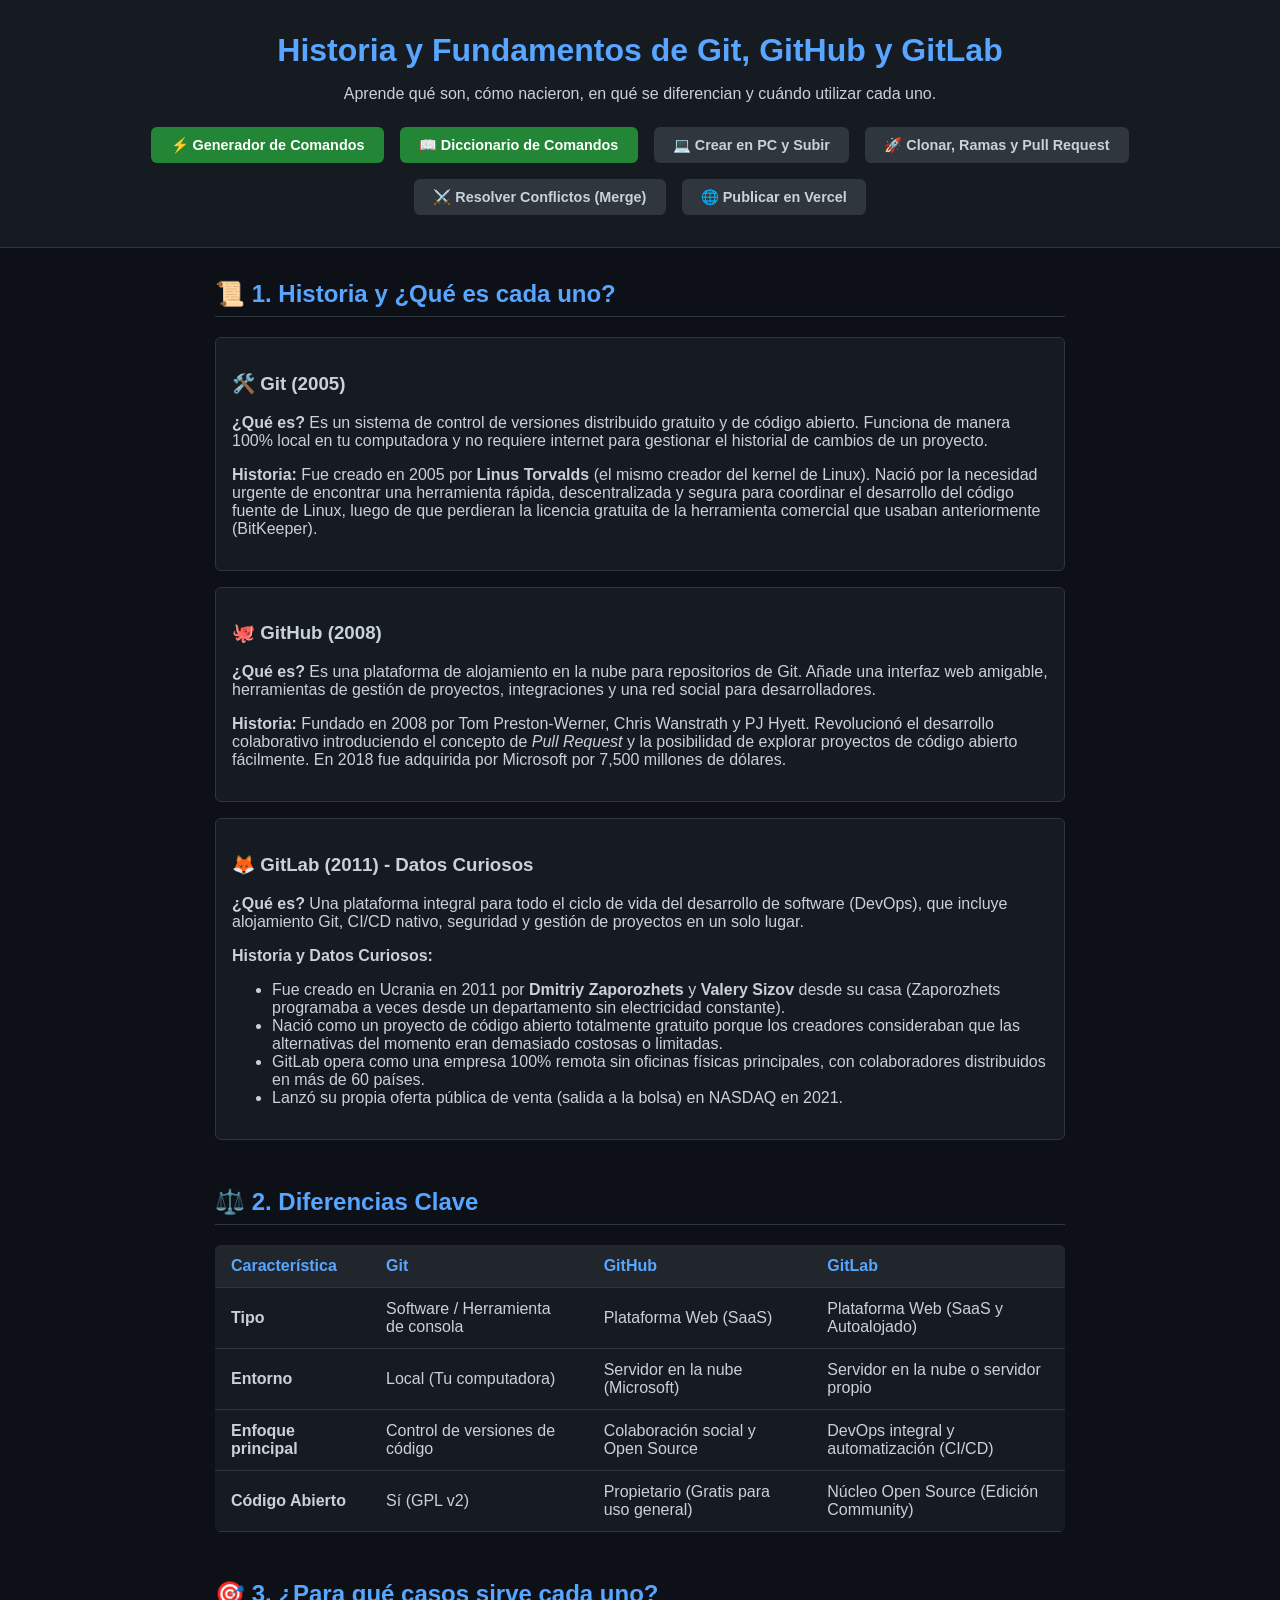
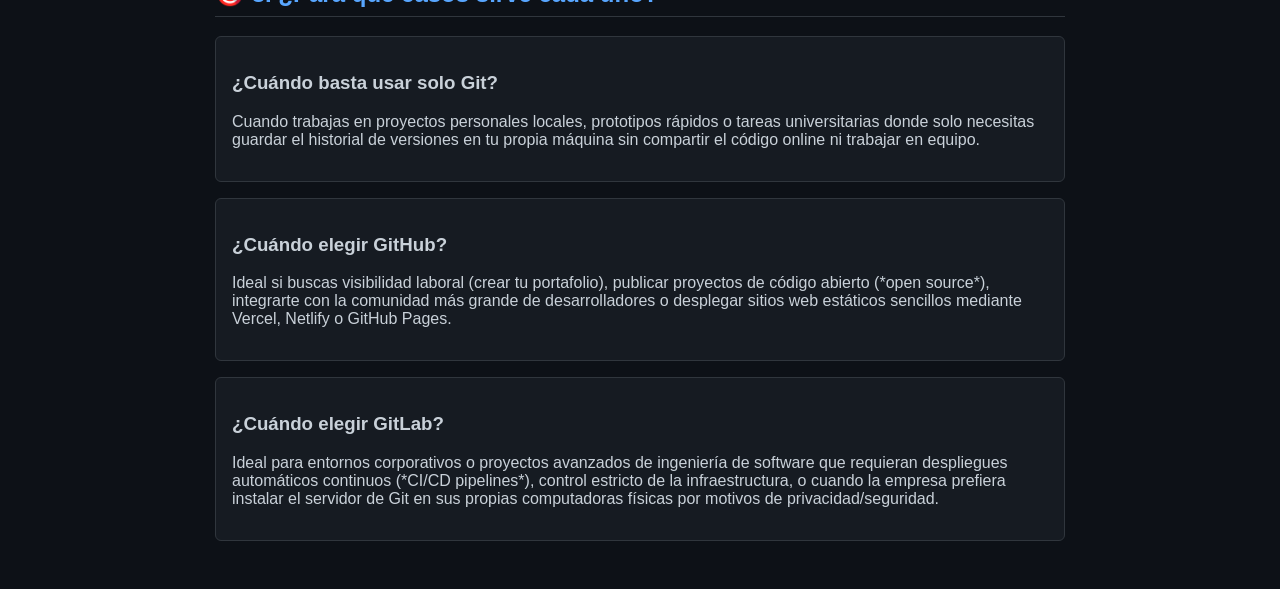
<file: index.html>
<!DOCTYPE html>
<html lang="es">

<head>
    <meta charset="UTF-8">
    <meta name="viewport" content="width=device-width, initial-scale=1.0">
    <title>Historia y Fundamentos: Git, GitHub y GitLab</title>
    <link rel="stylesheet" href="styles.css">
</head>

<body>

    <header>
        <h1>Historia y Fundamentos de Git, GitHub y GitLab</h1>
        <p>Aprende qué son, cómo nacieron, en qué se diferencian y cuándo utilizar cada uno.</p>

        <!-- Navegación a las guías prácticas del sitio -->
        <div class="header-nav">
            <a href="generador.html" class="btn btn-primary">⚡ Generador de Comandos</a>
            <a href="comandos.html" class="btn btn-primary">📖 Diccionario de Comandos</a>
            <a href="crear-y-subir.html" class="btn btn-secondary">💻 Crear en PC y Subir</a>
            <a href="clone-y-subir.html" class="btn btn-secondary">🚀 Clonar, Ramas y Pull Request</a>
            <a href="conflictos-merge.html" class="btn btn-secondary">⚔️ Resolver Conflictos (Merge)</a>
            <a href="despliegue-vercel.html" class="btn btn-secondary">🌐 Publicar en Vercel</a>
        </div>
    </header>

    <div class="container-single">

        <!-- SECCIÓN 1: HISTORIA Y DEFINICIONES -->
        <section>
            <h2
                style="color: var(--accent-color); border-bottom: 1px solid var(--border-color); padding-bottom: 0.5rem;">
                📜 1. Historia y ¿Qué es cada uno?
            </h2>

            <div class="card">
                <h3>🛠️ Git (2005)</h3>
                <p><strong>¿Qué es?</strong> Es un sistema de control de versiones distribuido gratuito y de código
                    abierto. Funciona de manera 100% local en tu computadora y no requiere internet para gestionar el
                    historial de cambios de un proyecto.</p>
                <p><strong>Historia:</strong> Fue creado en 2005 por <strong>Linus Torvalds</strong> (el mismo creador
                    del kernel de Linux). Nació por la necesidad urgente de encontrar una herramienta rápida,
                    descentralizada y segura para coordinar el desarrollo del código fuente de Linux, luego de que
                    perdieran la licencia gratuita de la herramienta comercial que usaban anteriormente (BitKeeper).</p>
            </div>

            <div class="card">
                <h3>🐙 GitHub (2008)</h3>
                <p><strong>¿Qué es?</strong> Es una plataforma de alojamiento en la nube para repositorios de Git. Añade
                    una interfaz web amigable, herramientas de gestión de proyectos, integraciones y una red social para
                    desarrolladores.</p>
                <p><strong>Historia:</strong> Fundado en 2008 por Tom Preston-Werner, Chris Wanstrath y PJ Hyett.
                    Revolucionó el desarrollo colaborativo introduciendo el concepto de <em>Pull Request</em> y la
                    posibilidad de explorar proyectos de código abierto fácilmente. En 2018 fue adquirida por Microsoft
                    por 7,500 millones de dólares.</p>
            </div>

            <div class="card">
                <h3>🦊 GitLab (2011) - Datos Curiosos</h3>
                <p><strong>¿Qué es?</strong> Una plataforma integral para todo el ciclo de vida del desarrollo de
                    software (DevOps), que incluye alojamiento Git, CI/CD nativo, seguridad y gestión de proyectos en un
                    solo lugar.</p>
                <p><strong>Historia y Datos Curiosos:</strong>
                <ul>
                    <li>Fue creado en Ucrania en 2011 por <strong>Dmitriy Zaporozhets</strong> y <strong>Valery
                            Sizov</strong> desde su casa (Zaporozhets programaba a veces desde un departamento sin
                        electricidad constante).</li>
                    <li>Nació como un proyecto de código abierto totalmente gratuito porque los creadores consideraban
                        que las alternativas del momento eran demasiado costosas o limitadas.</li>
                    <li>GitLab opera como una empresa 100% remota sin oficinas físicas principales, con colaboradores
                        distribuidos en más de 60 países.</li>
                    <li>Lanzó su propia oferta pública de venta (salida a la bolsa) en NASDAQ en 2021.</li>
                </ul>
                </p>
            </div>
        </section>

        <!-- SECCIÓN 2: TABLA COMPARATIVA -->
        <section style="margin-top: 3rem;">
            <h2
                style="color: var(--accent-color); border-bottom: 1px solid var(--border-color); padding-bottom: 0.5rem;">
                ⚖️ 2. Diferencias Clave
            </h2>

            <table>
                <thead>
                    <tr>
                        <th>Característica</th>
                        <th>Git</th>
                        <th>GitHub</th>
                        <th>GitLab</th>
                    </tr>
                </thead>
                <tbody>
                    <tr>
                        <td><strong>Tipo</strong></td>
                        <td>Software / Herramienta de consola</td>
                        <td>Plataforma Web (SaaS)</td>
                        <td>Plataforma Web (SaaS y Autoalojado)</td>
                    </tr>
                    <tr>
                        <td><strong>Entorno</strong></td>
                        <td>Local (Tu computadora)</td>
                        <td>Servidor en la nube (Microsoft)</td>
                        <td>Servidor en la nube o servidor propio</td>
                    </tr>
                    <tr>
                        <td><strong>Enfoque principal</strong></td>
                        <td>Control de versiones de código</td>
                        <td>Colaboración social y Open Source</td>
                        <td>DevOps integral y automatización (CI/CD)</td>
                    </tr>
                    <tr>
                        <td><strong>Código Abierto</strong></td>
                        <td>Sí (GPL v2)</td>
                        <td>Propietario (Gratis para uso general)</td>
                        <td>Núcleo Open Source (Edición Community)</td>
                    </tr>
                </tbody>
            </table>
        </section>

        <!-- SECCIÓN 3: CASOS DE USO RECOMENDADOS -->
        <section style="margin-top: 3rem;">
            <h2
                style="color: var(--accent-color); border-bottom: 1px solid var(--border-color); padding-bottom: 0.5rem;">
                🎯 3. ¿Para qué casos sirve cada uno?
            </h2>

            <div class="card">
                <h3>¿Cuándo basta usar solo Git?</h3>
                <p>Cuando trabajas en proyectos personales locales, prototipos rápidos o tareas universitarias donde
                    solo necesitas guardar el historial de versiones en tu propia máquina sin compartir el código online
                    ni trabajar en equipo.</p>
            </div>

            <div class="card">
                <h3>¿Cuándo elegir GitHub?</h3>
                <p>Ideal si buscas visibilidad laboral (crear tu portafolio), publicar proyectos de código abierto
                    (*open source*), integrarte con la comunidad más grande de desarrolladores o desplegar sitios web
                    estáticos sencillos mediante Vercel, Netlify o GitHub Pages.</p>
            </div>

            <div class="card">
                <h3>¿Cuándo elegir GitLab?</h3>
                <p>Ideal para entornos corporativos o proyectos avanzados de ingeniería de software que requieran
                    despliegues automáticos continuos (*CI/CD pipelines*), control estricto de la infraestructura, o
                    cuando la empresa prefiera instalar el servidor de Git en sus propias computadoras físicas por
                    motivos de privacidad/seguridad.</p>
            </div>
        </section>

    </div>
</body>

</html>
</file>
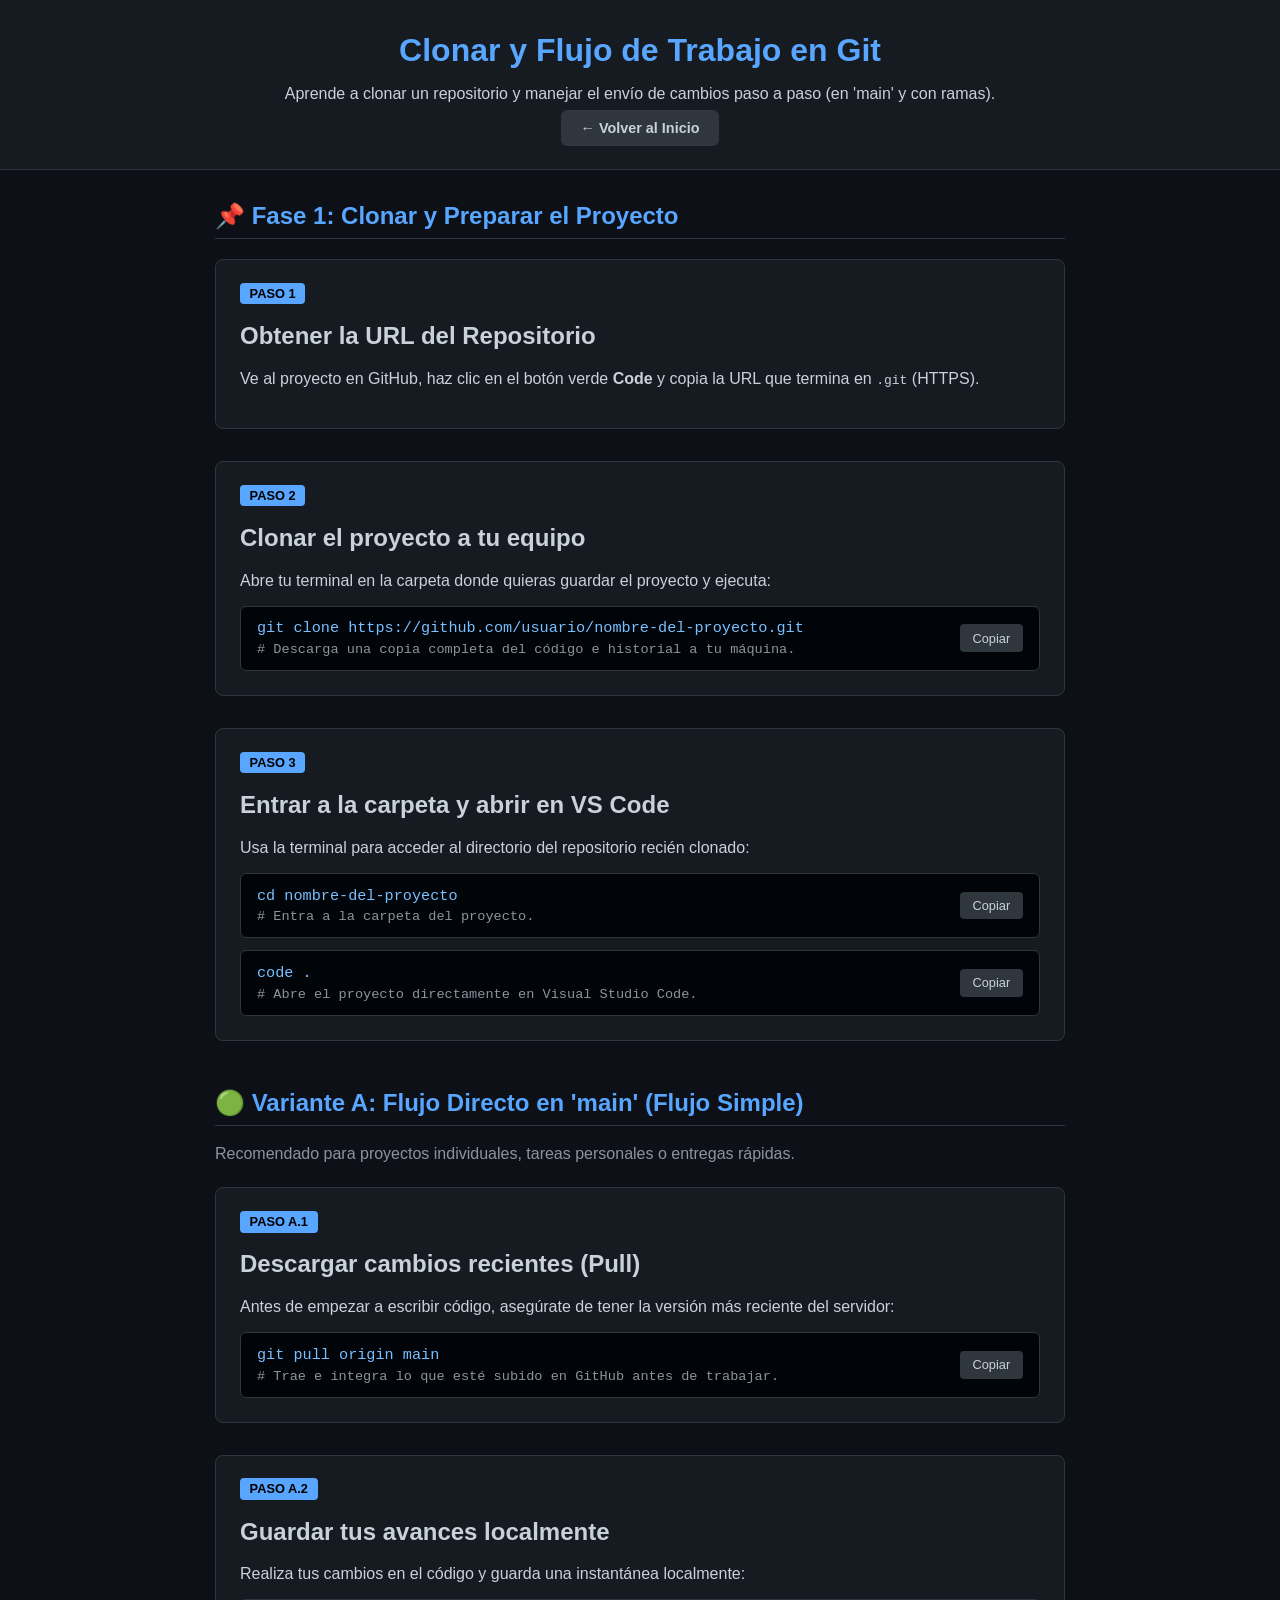
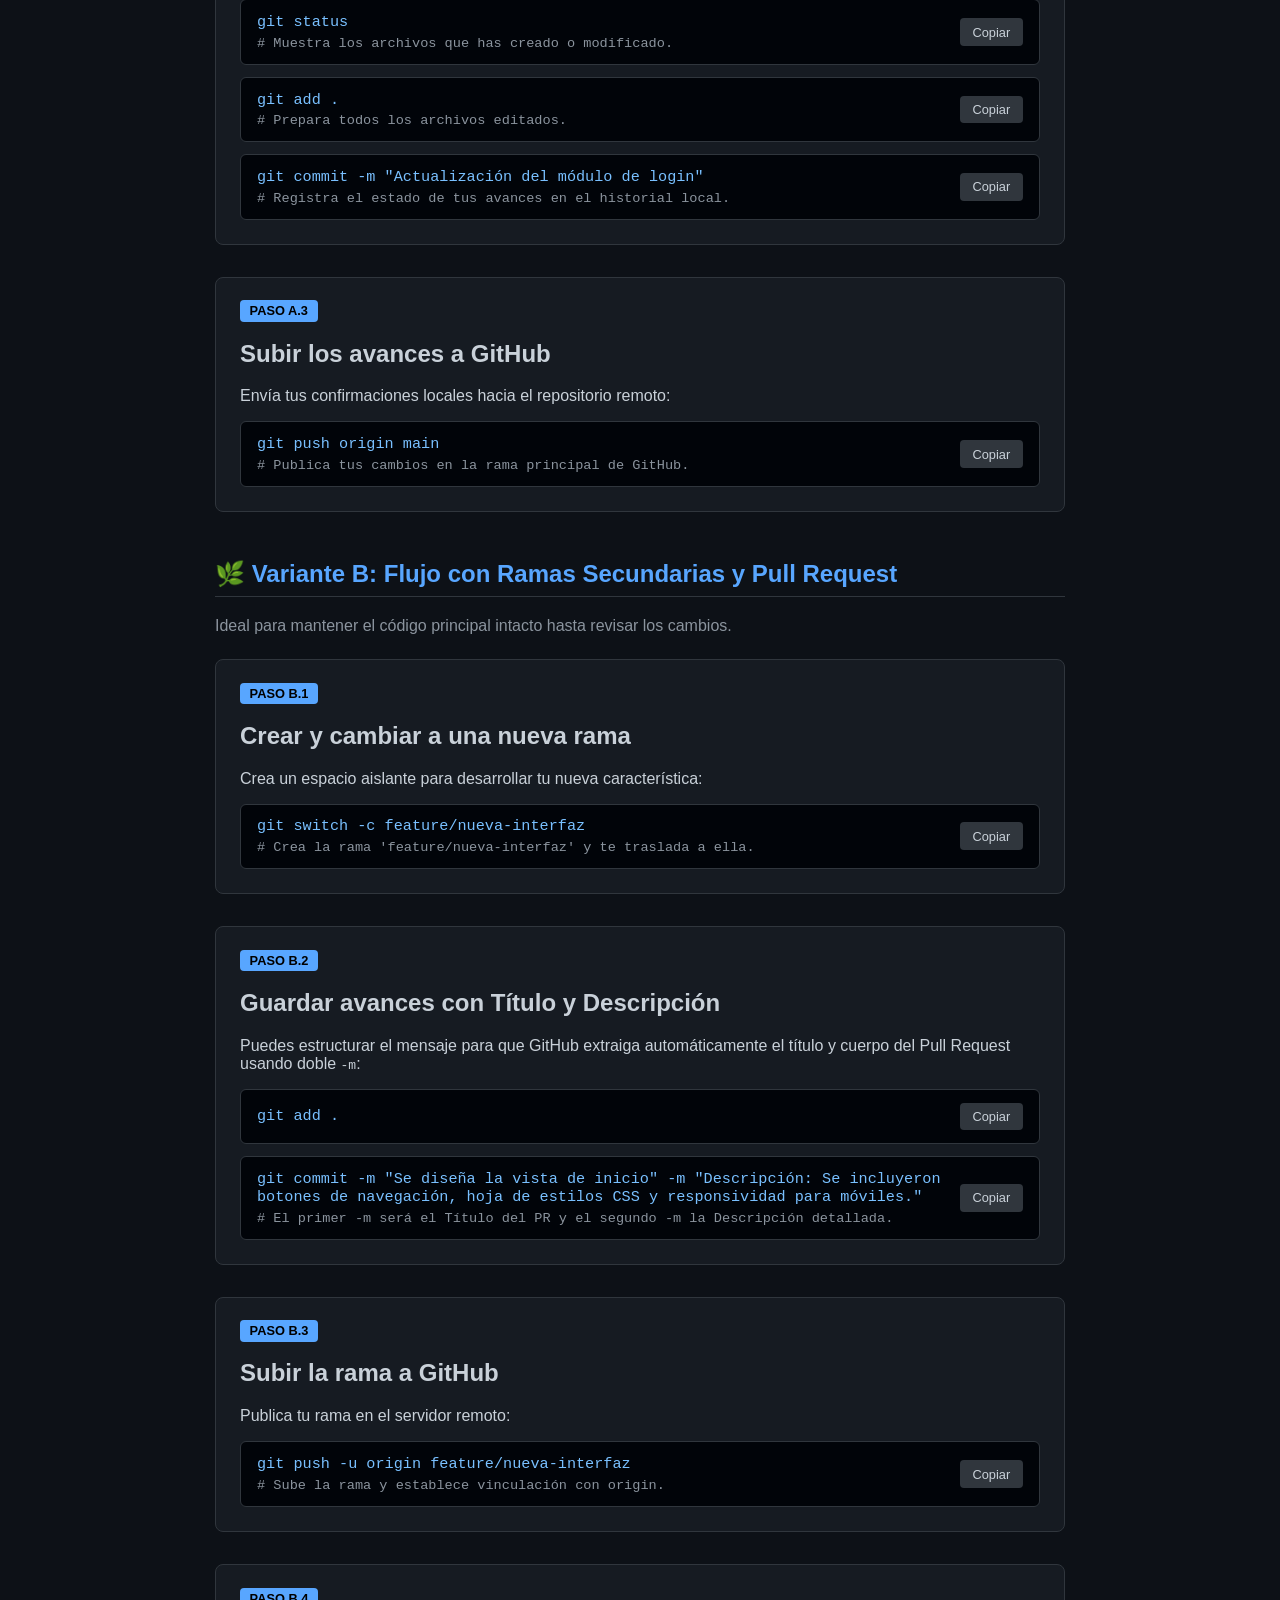
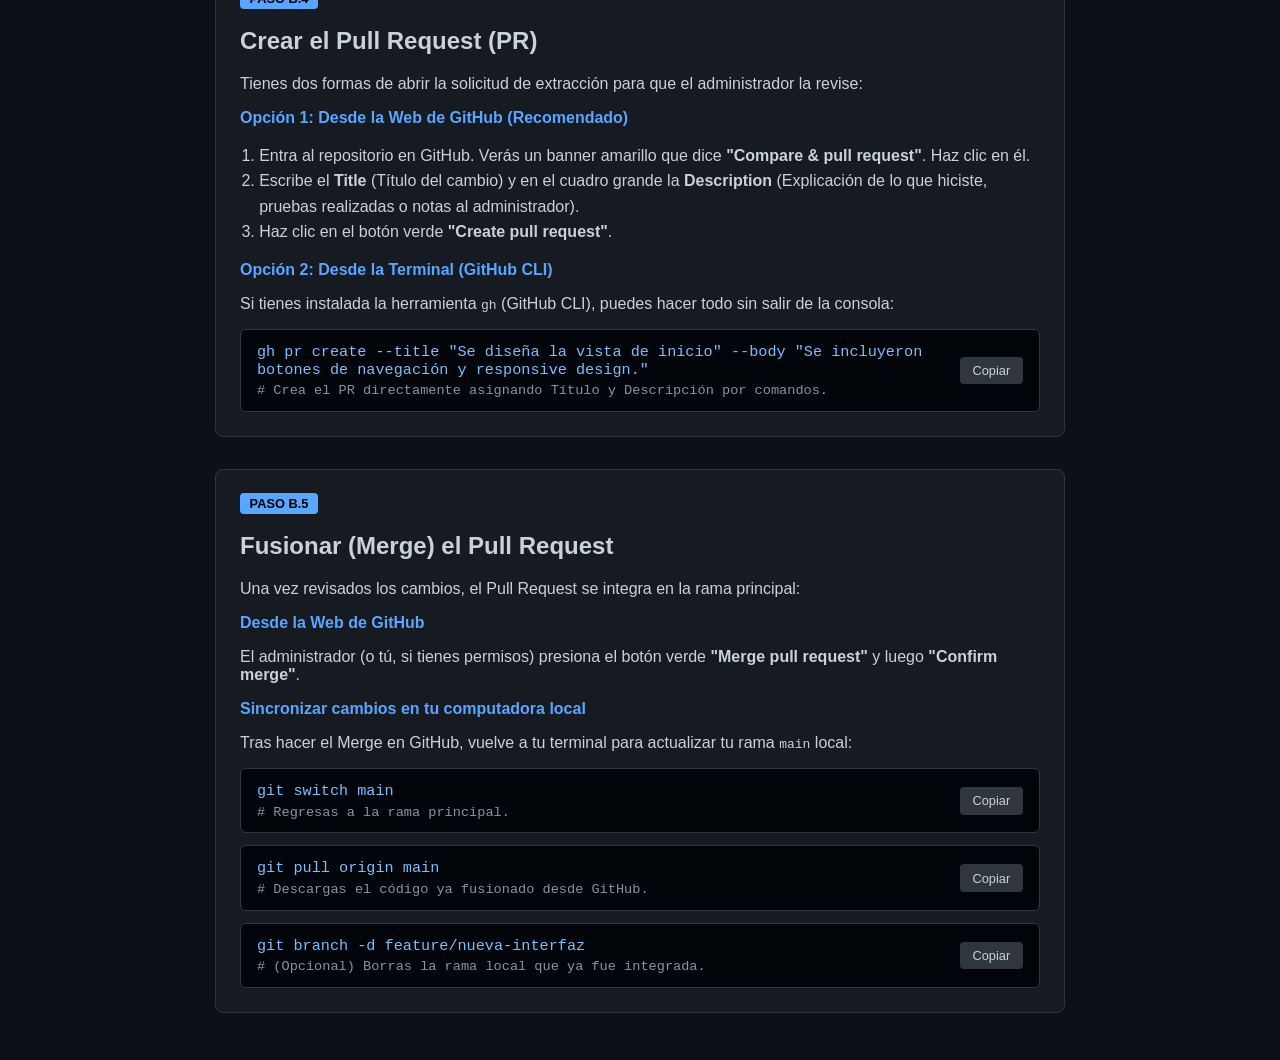
<file: clone-y-subir.html>
<!DOCTYPE html>
<html lang="es">

<head>
    <meta charset="UTF-8">
    <meta name="viewport" content="width=device-width, initial-scale=1.0">
    <title>Clonar y Subir Avances en Git</title>
    <link rel="stylesheet" href="styles.css">
</head>

<body>

    <header>
        <h1>Clonar y Flujo de Trabajo en Git</h1>
        <p>Aprende a clonar un repositorio y manejar el envío de cambios paso a paso (en 'main' y con ramas).</p>
        <a href="index.html" class="btn btn-secondary">← Volver al Inicio</a>
    </header>

    <div class="container-single">

        <!-- FASE 1: CLONAR Y PREPARAR -->
        <h2 style="color: var(--accent-color); border-bottom: 1px solid var(--border-color); padding-bottom: 0.5rem;">
            📌 Fase 1: Clonar y Preparar el Proyecto
        </h2>

        <section class="step-card">
            <span class="step-number">Paso 1</span>
            <h2>Obtener la URL del Repositorio</h2>
            <p>Ve al proyecto en GitHub, haz clic en el botón verde <strong>Code</strong> y copia la URL que termina en
                <code>.git</code> (HTTPS).</p>
        </section>

        <section class="step-card">
            <span class="step-number">Paso 2</span>
            <h2>Clonar el proyecto a tu equipo</h2>
            <p>Abre tu terminal en la carpeta donde quieras guardar el proyecto y ejecuta:</p>
            <div class="code-block">
                <code>git clone https://github.com/usuario/nombre-del-proyecto.git</code>
                <span class="comment"># Descarga una copia completa del código e historial a tu máquina.</span>
            </div>
        </section>

        <section class="step-card">
            <span class="step-number">Paso 3</span>
            <h2>Entrar a la carpeta y abrir en VS Code</h2>
            <p>Usa la terminal para acceder al directorio del repositorio recién clonado:</p>
            <div class="code-block">
                <code>cd nombre-del-proyecto</code>
                <span class="comment"># Entra a la carpeta del proyecto.</span>
                <code>code .</code>
                <span class="comment"># Abre el proyecto directamente en Visual Studio Code.</span>
            </div>
        </section>


        <!-- FASE 2: VARIANTE A (MAIN) -->
        <h2
            style="color: var(--accent-color); border-bottom: 1px solid var(--border-color); padding-bottom: 0.5rem; margin-top: 3rem;">
            🟢 Variante A: Flujo Directo en 'main' (Flujo Simple)
        </h2>
        <p style="margin-bottom: 1.5rem; color: #8b949e;">Recomendado para proyectos individuales, tareas personales o
            entregas rápidas.</p>

        <section class="step-card">
            <span class="step-number">Paso A.1</span>
            <h2>Descargar cambios recientes (Pull)</h2>
            <p>Antes de empezar a escribir código, asegúrate de tener la versión más reciente del servidor:</p>
            <div class="code-block">
                <code>git pull origin main</code>
                <span class="comment"># Trae e integra lo que esté subido en GitHub antes de trabajar.</span>
            </div>
        </section>

        <section class="step-card">
            <span class="step-number">Paso A.2</span>
            <h2>Guardar tus avances localmente</h2>
            <p>Realiza tus cambios en el código y guarda una instantánea localmente:</p>
            <div class="code-block">
                <code>git status</code>
                <span class="comment"># Muestra los archivos que has creado o modificado.</span>
                <code>git add .</code>
                <span class="comment"># Prepara todos los archivos editados.</span>
                <code>git commit -m "Actualización del módulo de login"</code>
                <span class="comment"># Registra el estado de tus avances en el historial local.</span>
            </div>
        </section>

        <section class="step-card">
            <span class="step-number">Paso A.3</span>
            <h2>Subir los avances a GitHub</h2>
            <p>Envía tus confirmaciones locales hacia el repositorio remoto:</p>
            <div class="code-block">
                <code>git push origin main</code>
                <span class="comment"># Publica tus cambios en la rama principal de GitHub.</span>
            </div>
        </section>


        <!-- FASE 3: VARIANTE B (RAMAS Y PULL REQUEST) -->
        <h2
            style="color: var(--accent-color); border-bottom: 1px solid var(--border-color); padding-bottom: 0.5rem; margin-top: 3rem;">
            🌿 Variante B: Flujo con Ramas Secundarias y Pull Request
        </h2>
        <p style="margin-bottom: 1.5rem; color: #8b949e;">Ideal para mantener el código principal intacto hasta revisar
            los cambios.</p>

        <section class="step-card">
            <span class="step-number">Paso B.1</span>
            <h2>Crear y cambiar a una nueva rama</h2>
            <p>Crea un espacio aislante para desarrollar tu nueva característica:</p>
            <div class="code-block">
                <code>git switch -c feature/nueva-interfaz</code>
                <span class="comment"># Crea la rama 'feature/nueva-interfaz' y te traslada a ella.</span>
            </div>
        </section>

        <section class="step-card">
            <span class="step-number">Paso B.2</span>
            <h2>Guardar avances con Título y Descripción</h2>
            <p>Puedes estructurar el mensaje para que GitHub extraiga automáticamente el título y cuerpo del Pull
                Request usando doble <code>-m</code>:</p>
            <div class="code-block">
                <code>git add .</code>
                <code>git commit -m "Se diseña la vista de inicio" -m "Descripción: Se incluyeron botones de navegación, hoja de estilos CSS y responsividad para móviles."</code>
                <span class="comment"># El primer -m será el Título del PR y el segundo -m la Descripción
                    detallada.</span>
            </div>
        </section>

        <section class="step-card">
            <span class="step-number">Paso B.3</span>
            <h2>Subir la rama a GitHub</h2>
            <p>Publica tu rama en el servidor remoto:</p>
            <div class="code-block">
                <code>git push -u origin feature/nueva-interfaz</code>
                <span class="comment"># Sube la rama y establece vinculación con origin.</span>
            </div>
        </section>

        <section class="step-card">
            <span class="step-number">Paso B.4</span>
            <h2>Crear el Pull Request (PR)</h2>
            <p>Tienes dos formas de abrir la solicitud de extracción para que el administrador la revise:</p>

            <h3 style="color: var(--accent-color); font-size: 1rem; margin-top: 1rem;">Opción 1: Desde la Web de GitHub
                (Recomendado)</h3>
            <ol style="padding-left: 1.2rem; line-height: 1.6;">
                <li>Entra al repositorio en GitHub. Verás un banner amarillo que dice <strong>"Compare & pull
                        request"</strong>. Haz clic en él.</li>
                <li>Escribe el <strong>Title</strong> (Título del cambio) y en el cuadro grande la
                    <strong>Description</strong> (Explicación de lo que hiciste, pruebas realizadas o notas al
                    administrador).</li>
                <li>Haz clic en el botón verde <strong>"Create pull request"</strong>.</li>
            </ol>

            <h3 style="color: var(--accent-color); font-size: 1rem; margin-top: 1rem;">Opción 2: Desde la Terminal
                (GitHub CLI)</h3>
            <p>Si tienes instalada la herramienta <code>gh</code> (GitHub CLI), puedes hacer todo sin salir de la
                consola:</p>
            <div class="code-block">
                <code>gh pr create --title "Se diseña la vista de inicio" --body "Se incluyeron botones de navegación y responsive design."</code>
                <span class="comment"># Crea el PR directamente asignando Título y Descripción por comandos.</span>
            </div>
        </section>

        <section class="step-card">
            <span class="step-number">Paso B.5</span>
            <h2>Fusionar (Merge) el Pull Request</h2>
            <p>Una vez revisados los cambios, el Pull Request se integra en la rama principal:</p>

            <h3 style="color: var(--accent-color); font-size: 1rem; margin-top: 1rem;">Desde la Web de GitHub</h3>
            <p>El administrador (o tú, si tienes permisos) presiona el botón verde <strong>"Merge pull request"</strong>
                y luego <strong>"Confirm merge"</strong>.</p>

            <h3 style="color: var(--accent-color); font-size: 1rem; margin-top: 1rem;">Sincronizar cambios en tu
                computadora local</h3>
            <p>Tras hacer el Merge en GitHub, vuelve a tu terminal para actualizar tu rama <code>main</code> local:</p>
            <div class="code-block">
                <code>git switch main</code>
                <span class="comment"># Regresas a la rama principal.</span>
                <code>git pull origin main</code>
                <span class="comment"># Descargas el código ya fusionado desde GitHub.</span>
                <code>git branch -d feature/nueva-interfaz</code>
                <span class="comment"># (Opcional) Borras la rama local que ya fue integrada.</span>
            </div>
        </section>

    </div>
    <script src="script.js"></script>
</body>

</html>
</file>
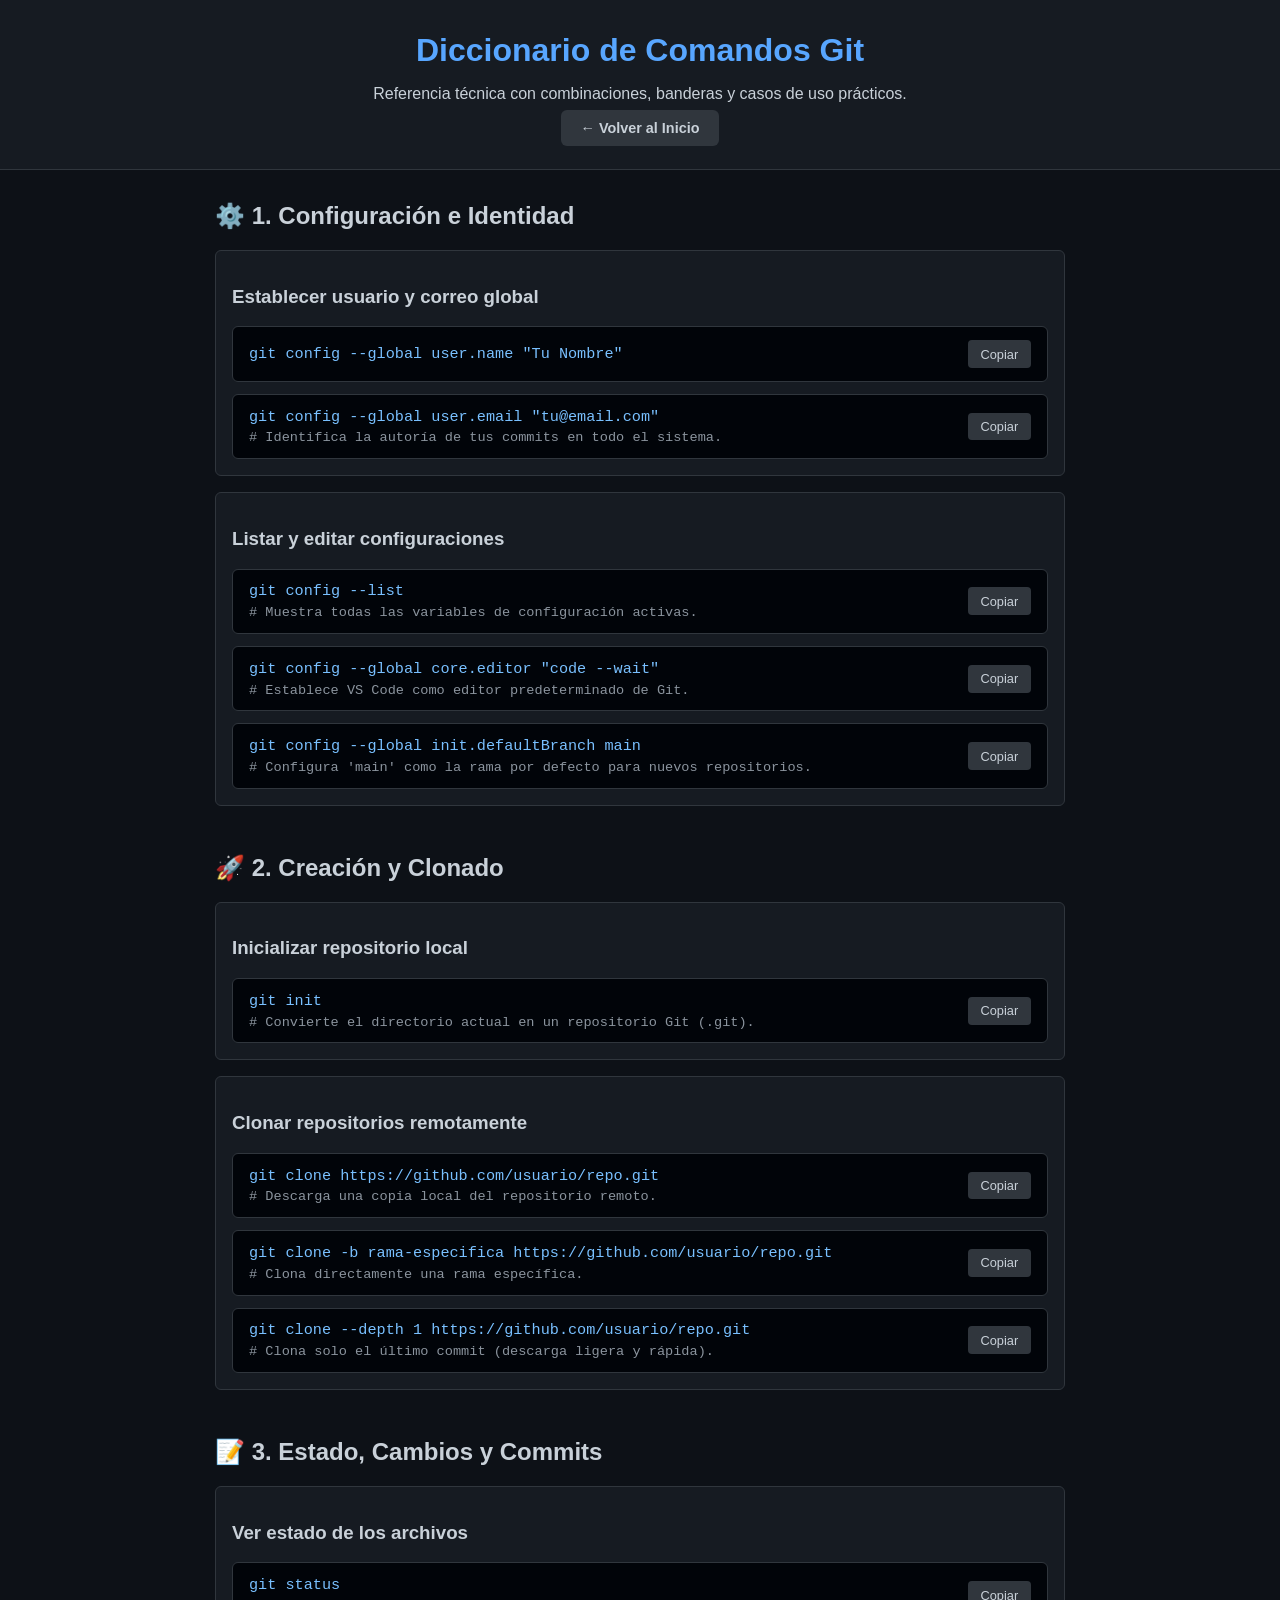
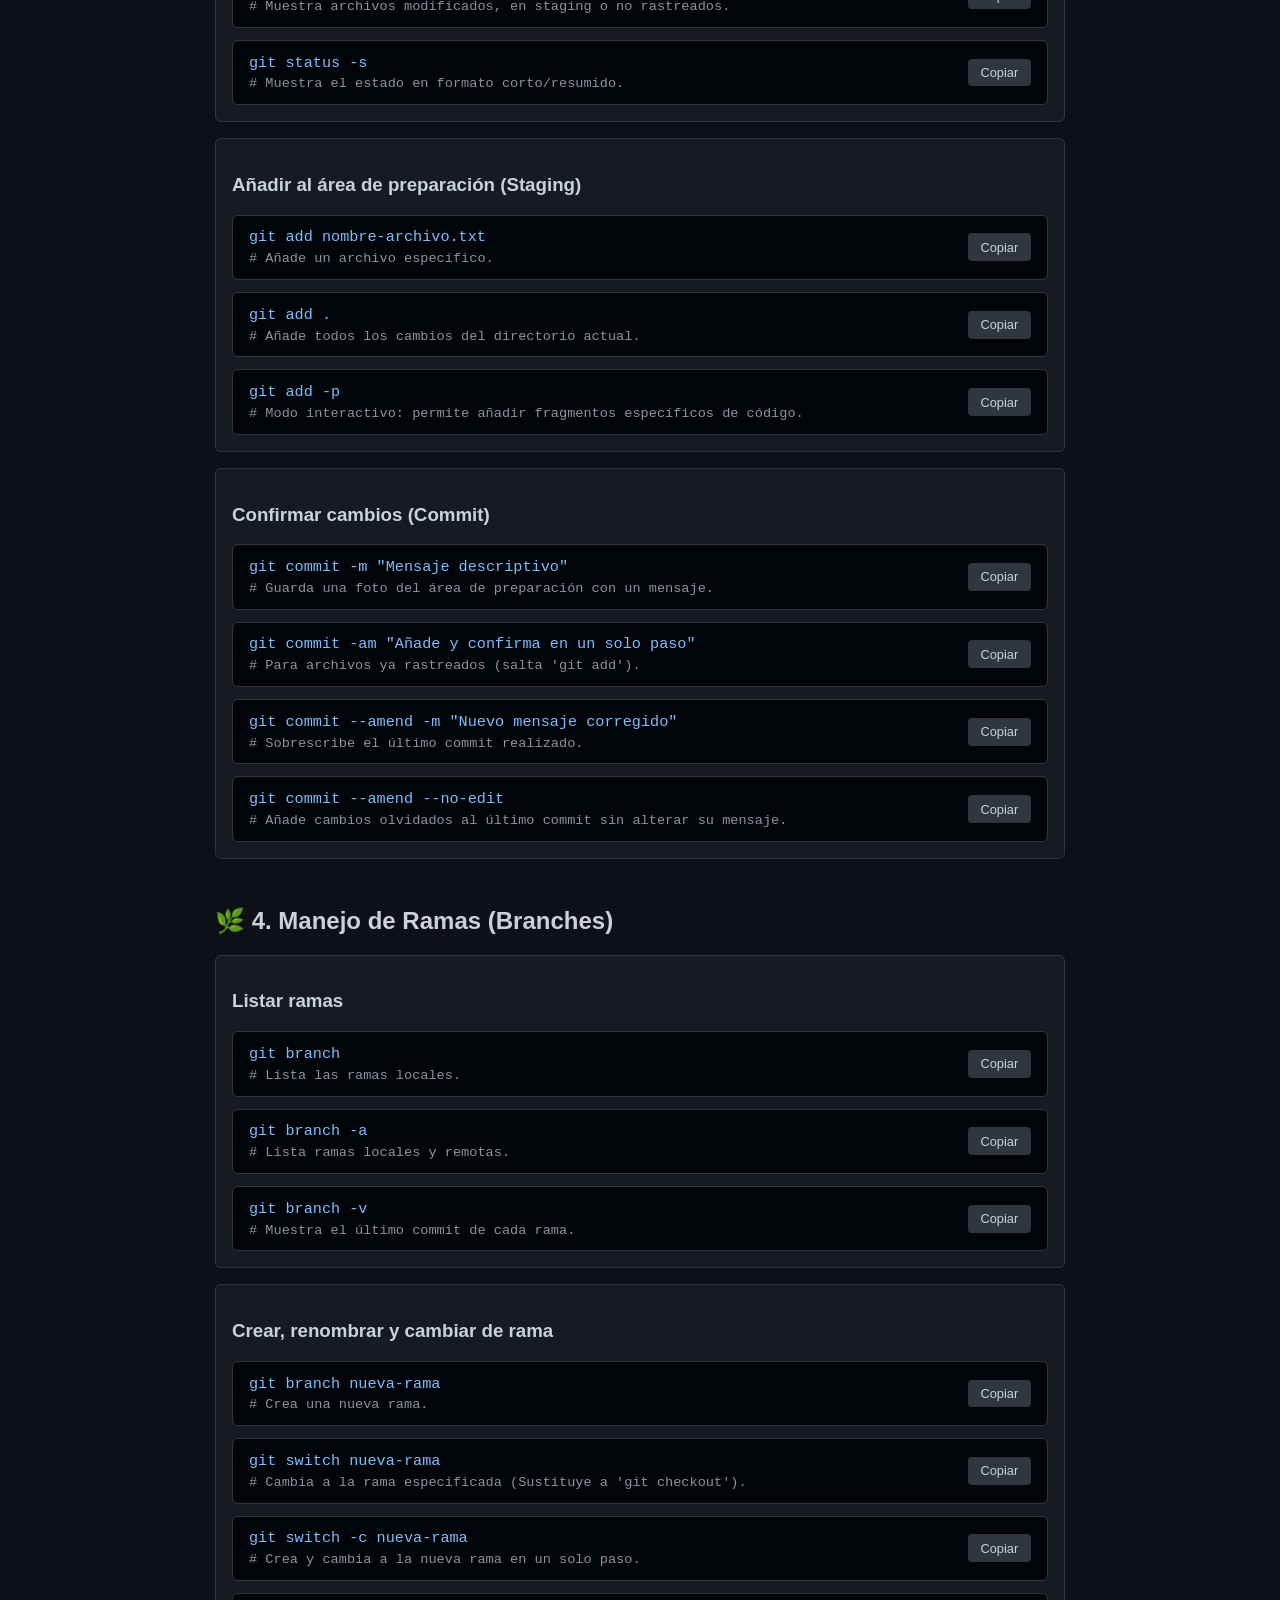
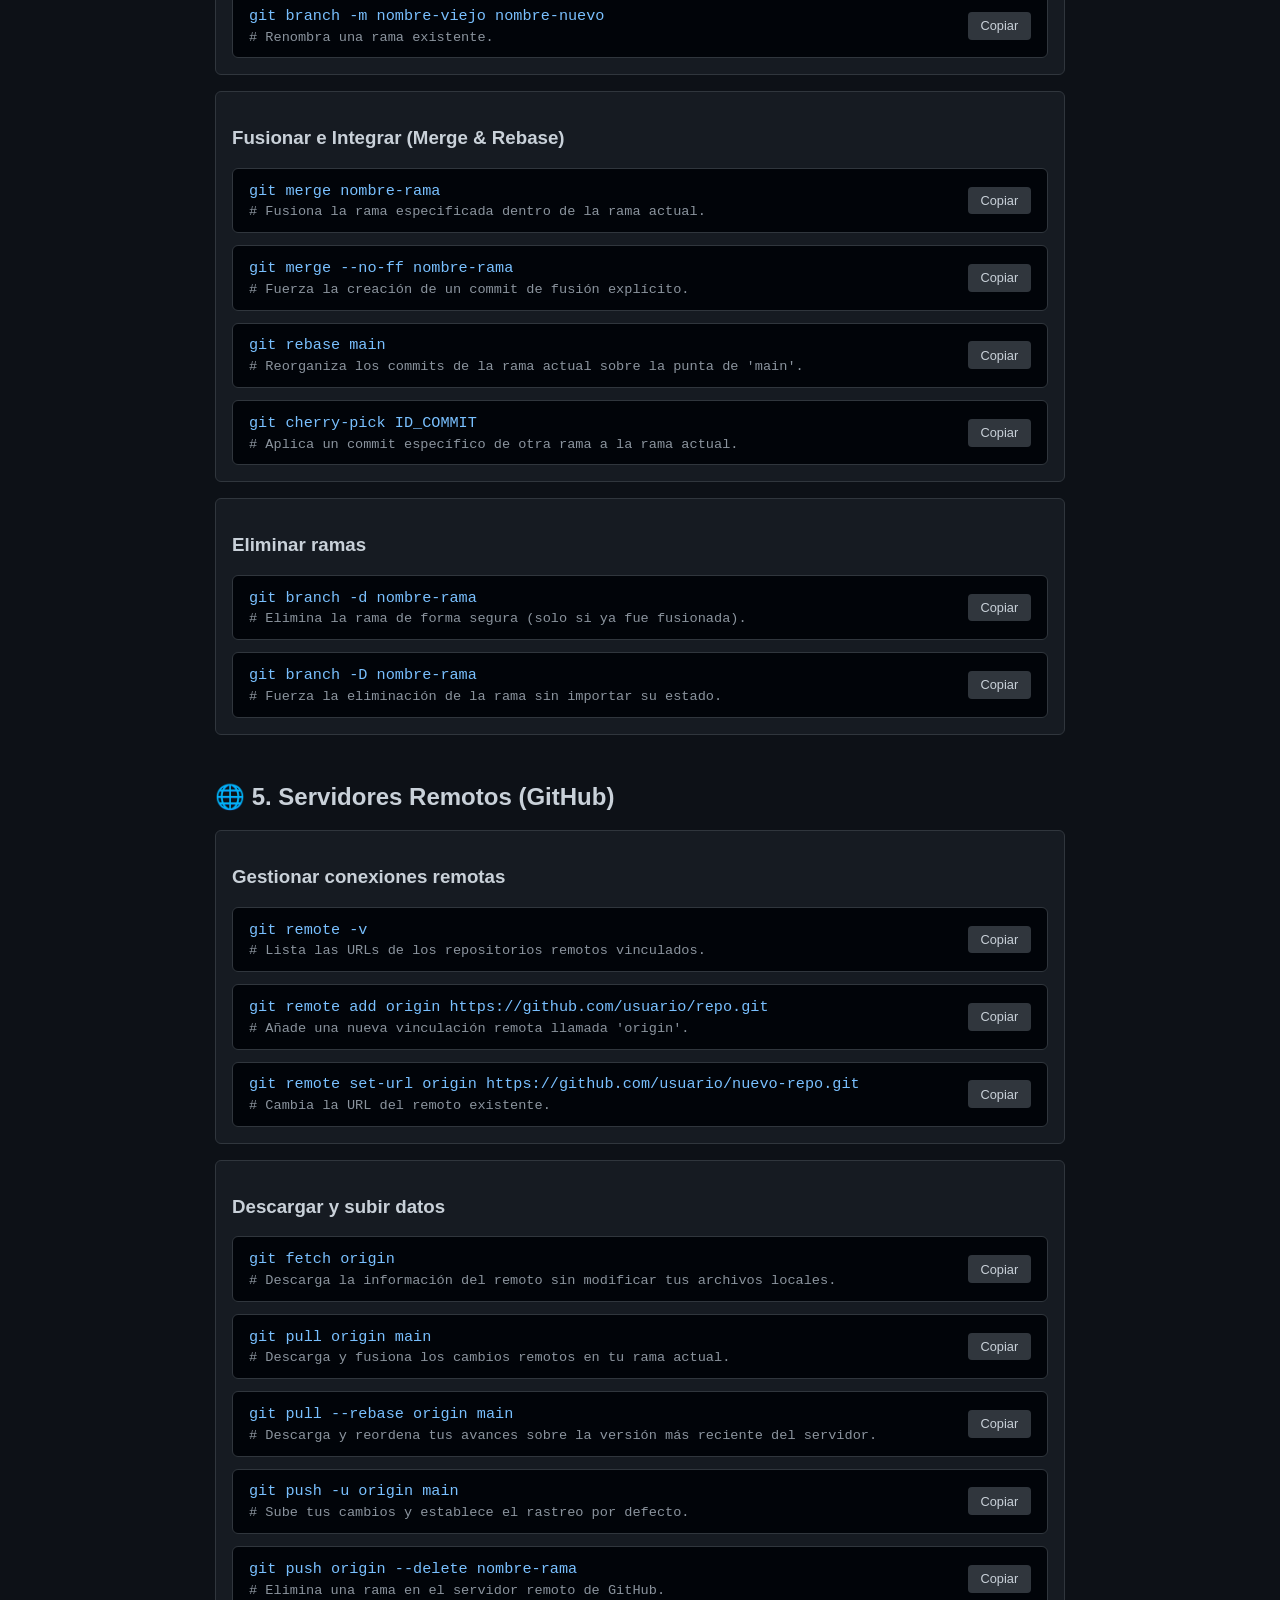
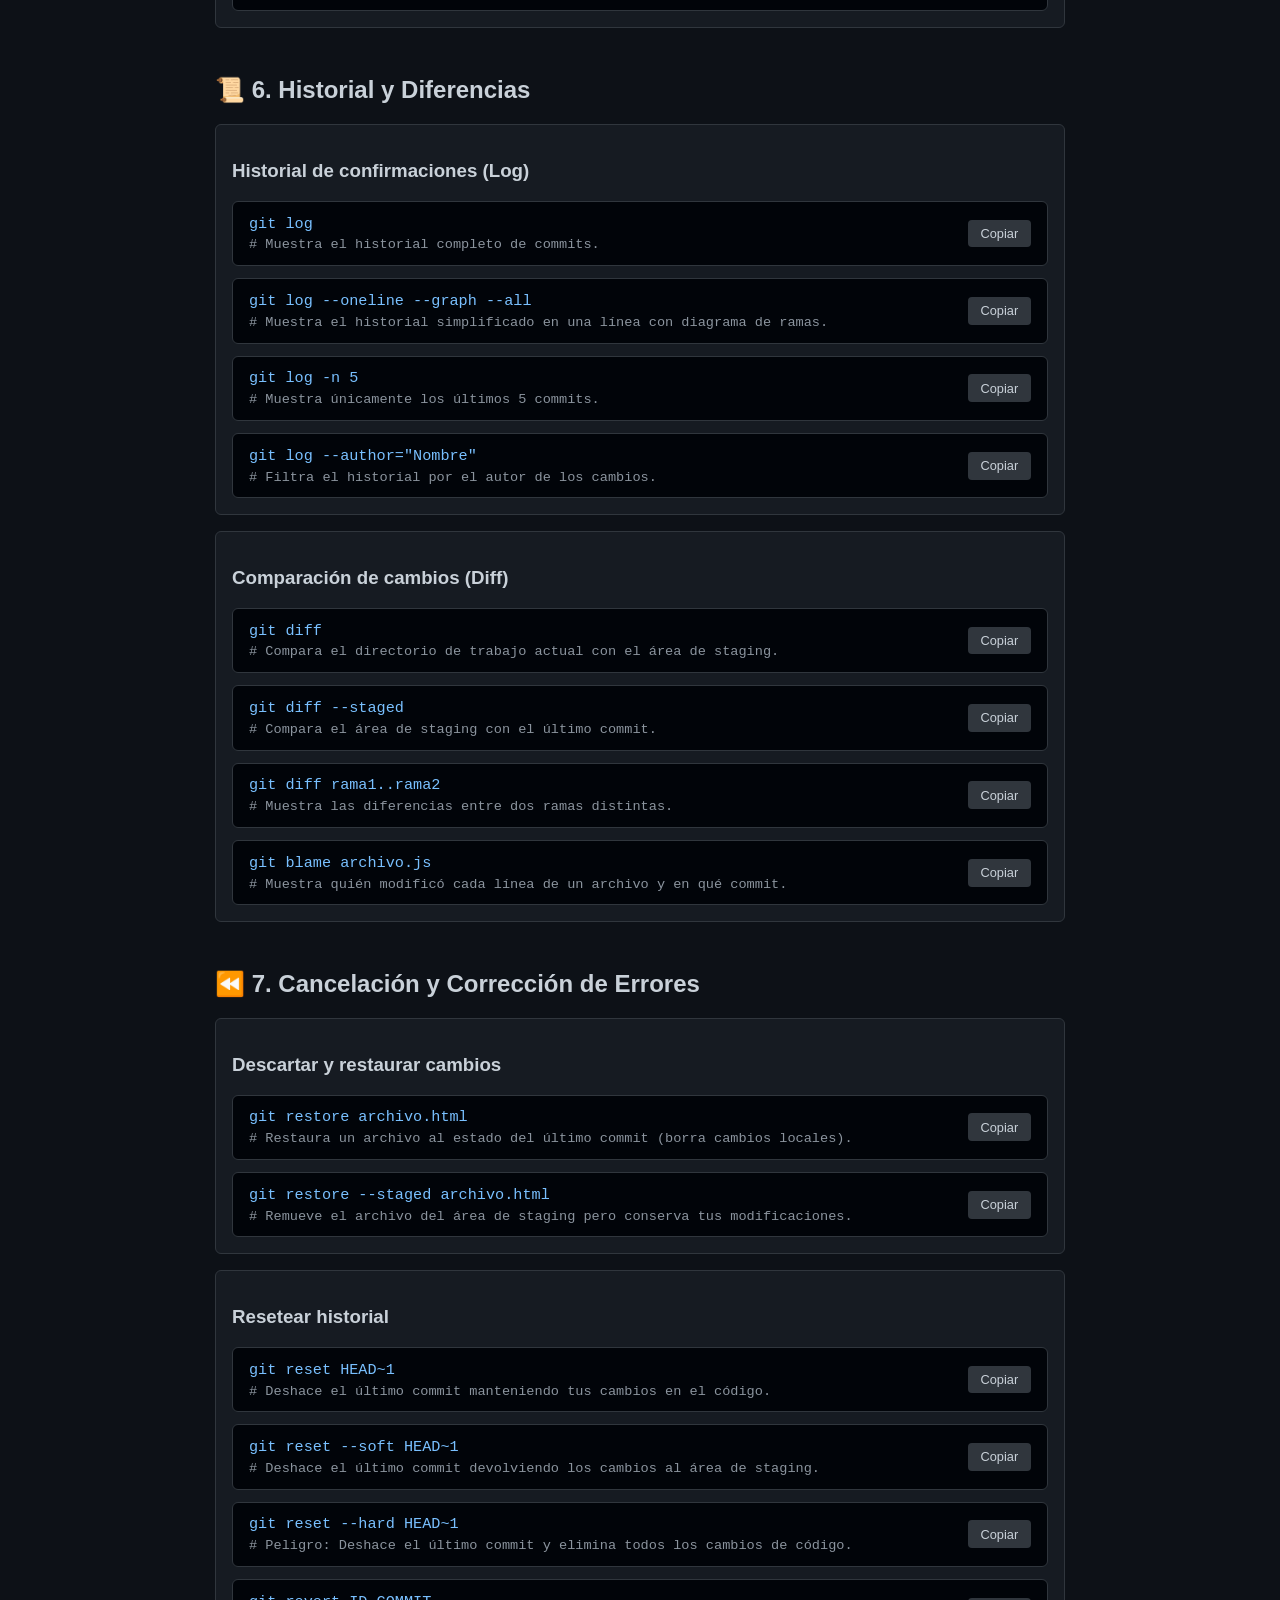
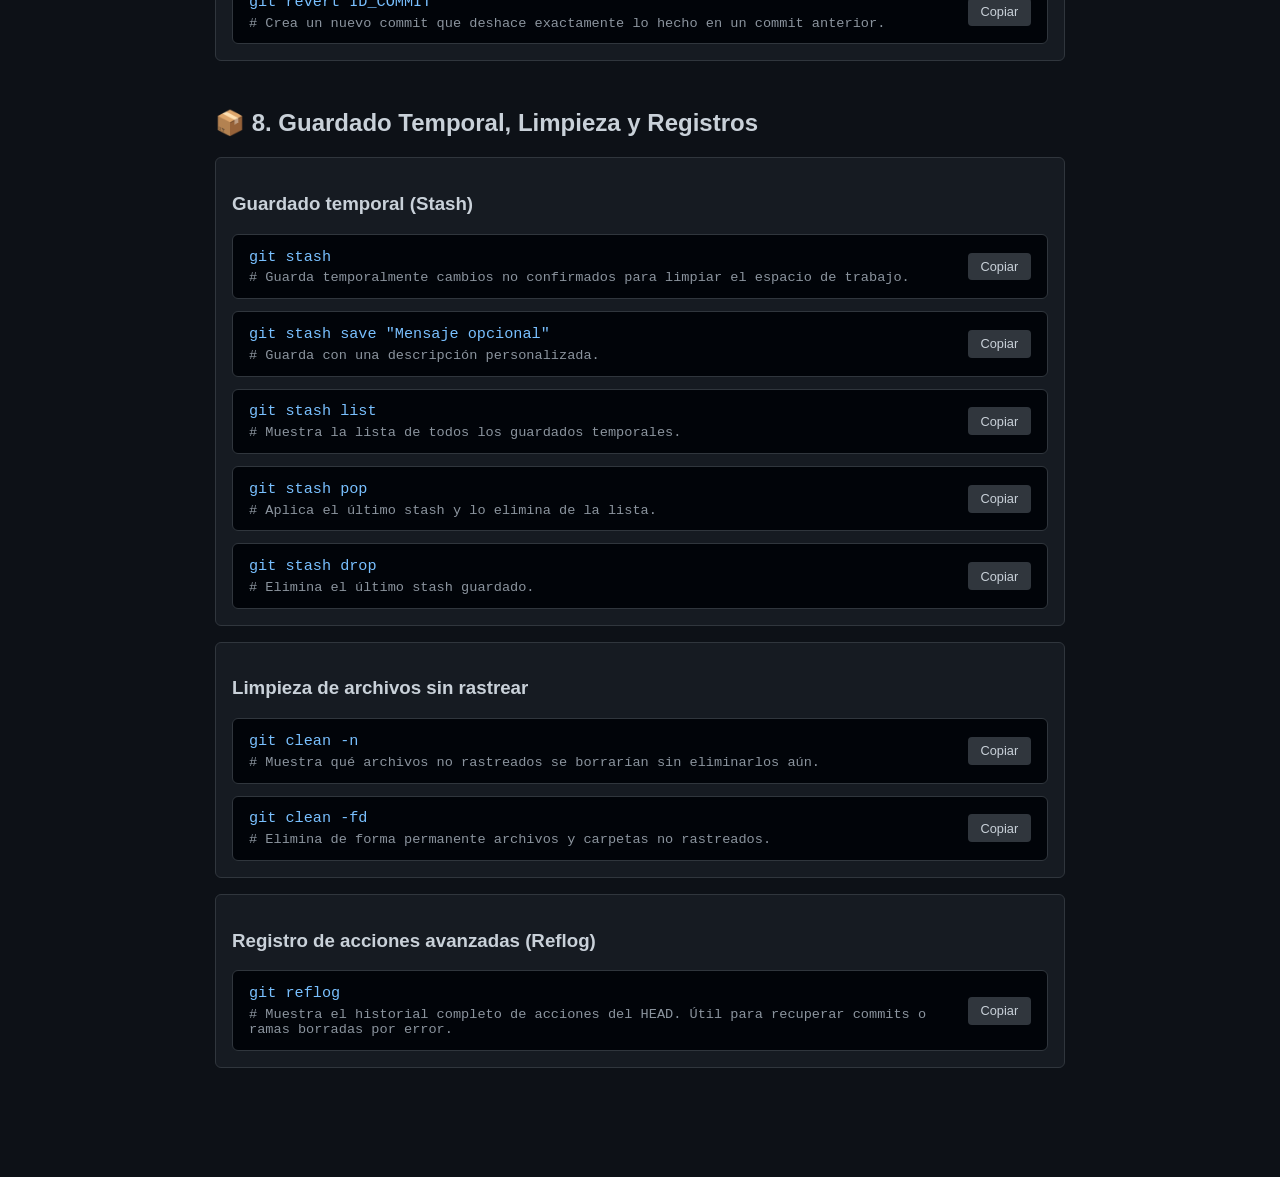
<file: comandos.html>
<!DOCTYPE html>
<html lang="es">

<head>
    <meta charset="UTF-8">
    <meta name="viewport" content="width=device-width, initial-scale=1.0">
    <title>Diccionario Completo de Comandos Git</title>
    <link rel="stylesheet" href="styles.css">
</head>

<body>

    <header>
        <h1>Diccionario de Comandos Git</h1>
        <p>Referencia técnica con combinaciones, banderas y casos de uso prácticos.</p>
        <a href="index.html" class="btn btn-secondary">← Volver al Inicio</a>
    </header>

    <div class="container-single">

        <!-- 1. CONFIGURACIÓN -->
        <section>
            <h2>⚙️ 1. Configuración e Identidad</h2>

            <div class="card">
                <h3>Establecer usuario y correo global</h3>
                <div class="code-block">
                    <code>git config --global user.name "Tu Nombre"</code>
                    <code>git config --global user.email "tu@email.com"</code>
                    <span class="comment"># Identifica la autoría de tus commits en todo el sistema.</span>
                </div>
            </div>

            <div class="card">
                <h3>Listar y editar configuraciones</h3>
                <div class="code-block">
                    <code>git config --list</code>
                    <span class="comment"># Muestra todas las variables de configuración activas.</span>
                    <code>git config --global core.editor "code --wait"</code>
                    <span class="comment"># Establece VS Code como editor predeterminado de Git.</span>
                    <code>git config --global init.defaultBranch main</code>
                    <span class="comment"># Configura 'main' como la rama por defecto para nuevos repositorios.</span>
                </div>
            </div>
        </section>

        <!-- 2. INICIALIZACIÓN Y CLONADO -->
        <section>
            <h2>🚀 2. Creación y Clonado</h2>

            <div class="card">
                <h3>Inicializar repositorio local</h3>
                <div class="code-block">
                    <code>git init</code>
                    <span class="comment"># Convierte el directorio actual en un repositorio Git (.git).</span>
                </div>
            </div>

            <div class="card">
                <h3>Clonar repositorios remotamente</h3>
                <div class="code-block">
                    <code>git clone https://github.com/usuario/repo.git</code>
                    <span class="comment"># Descarga una copia local del repositorio remoto.</span>
                    <code>git clone -b rama-especifica https://github.com/usuario/repo.git</code>
                    <span class="comment"># Clona directamente una rama específica.</span>
                    <code>git clone --depth 1 https://github.com/usuario/repo.git</code>
                    <span class="comment"># Clona solo el último commit (descarga ligera y rápida).</span>
                </div>
            </div>
        </section>

        <!-- 3. ESTADO Y CONFIRMACIONES -->
        <section>
            <h2>📝 3. Estado, Cambios y Commits</h2>

            <div class="card">
                <h3>Ver estado de los archivos</h3>
                <div class="code-block">
                    <code>git status</code>
                    <span class="comment"># Muestra archivos modificados, en staging o no rastreados.</span>
                    <code>git status -s</code>
                    <span class="comment"># Muestra el estado en formato corto/resumido.</span>
                </div>
            </div>

            <div class="card">
                <h3>Añadir al área de preparación (Staging)</h3>
                <div class="code-block">
                    <code>git add nombre-archivo.txt</code>
                    <span class="comment"># Añade un archivo específico.</span>
                    <code>git add .</code>
                    <span class="comment"># Añade todos los cambios del directorio actual.</span>
                    <code>git add -p</code>
                    <span class="comment"># Modo interactivo: permite añadir fragmentos específicos de código.</span>
                </div>
            </div>

            <div class="card">
                <h3>Confirmar cambios (Commit)</h3>
                <div class="code-block">
                    <code>git commit -m "Mensaje descriptivo"</code>
                    <span class="comment"># Guarda una foto del área de preparación con un mensaje.</span>
                    <code>git commit -am "Añade y confirma en un solo paso"</code>
                    <span class="comment"># Para archivos ya rastreados (salta 'git add').</span>
                    <code>git commit --amend -m "Nuevo mensaje corregido"</code>
                    <span class="comment"># Sobrescribe el último commit realizado.</span>
                    <code>git commit --amend --no-edit</code>
                    <span class="comment"># Añade cambios olvidados al último commit sin alterar su mensaje.</span>
                </div>
            </div>
        </section>

        <!-- 4. RAMAS Y FLUJO DE TRABAJO -->
        <section>
            <h2>🌿 4. Manejo de Ramas (Branches)</h2>

            <div class="card">
                <h3>Listar ramas</h3>
                <div class="code-block">
                    <code>git branch</code>
                    <span class="comment"># Lista las ramas locales.</span>
                    <code>git branch -a</code>
                    <span class="comment"># Lista ramas locales y remotas.</span>
                    <code>git branch -v</code>
                    <span class="comment"># Muestra el último commit de cada rama.</span>
                </div>
            </div>

            <div class="card">
                <h3>Crear, renombrar y cambiar de rama</h3>
                <div class="code-block">
                    <code>git branch nueva-rama</code>
                    <span class="comment"># Crea una nueva rama.</span>
                    <code>git switch nueva-rama</code>
                    <span class="comment"># Cambia a la rama especificada (Sustituye a 'git checkout').</span>
                    <code>git switch -c nueva-rama</code>
                    <span class="comment"># Crea y cambia a la nueva rama en un solo paso.</span>
                    <code>git branch -m nombre-viejo nombre-nuevo</code>
                    <span class="comment"># Renombra una rama existente.</span>
                </div>
            </div>

            <div class="card">
                <h3>Fusionar e Integrar (Merge & Rebase)</h3>
                <div class="code-block">
                    <code>git merge nombre-rama</code>
                    <span class="comment"># Fusiona la rama especificada dentro de la rama actual.</span>
                    <code>git merge --no-ff nombre-rama</code>
                    <span class="comment"># Fuerza la creación de un commit de fusión explícito.</span>
                    <code>git rebase main</code>
                    <span class="comment"># Reorganiza los commits de la rama actual sobre la punta de 'main'.</span>
                    <code>git cherry-pick ID_COMMIT</code>
                    <span class="comment"># Aplica un commit específico de otra rama a la rama actual.</span>
                </div>
            </div>

            <div class="card">
                <h3>Eliminar ramas</h3>
                <div class="code-block">
                    <code>git branch -d nombre-rama</code>
                    <span class="comment"># Elimina la rama de forma segura (solo si ya fue fusionada).</span>
                    <code>git branch -D nombre-rama</code>
                    <span class="comment"># Fuerza la eliminación de la rama sin importar su estado.</span>
                </div>
            </div>
        </section>

        <!-- 5. SINCRONIZACIÓN REMOTA -->
        <section>
            <h2>🌐 5. Servidores Remotos (GitHub)</h2>

            <div class="card">
                <h3>Gestionar conexiones remotas</h3>
                <div class="code-block">
                    <code>git remote -v</code>
                    <span class="comment"># Lista las URLs de los repositorios remotos vinculados.</span>
                    <code>git remote add origin https://github.com/usuario/repo.git</code>
                    <span class="comment"># Añade una nueva vinculación remota llamada 'origin'.</span>
                    <code>git remote set-url origin https://github.com/usuario/nuevo-repo.git</code>
                    <span class="comment"># Cambia la URL del remoto existente.</span>
                </div>
            </div>

            <div class="card">
                <h3>Descargar y subir datos</h3>
                <div class="code-block">
                    <code>git fetch origin</code>
                    <span class="comment"># Descarga la información del remoto sin modificar tus archivos
                        locales.</span>
                    <code>git pull origin main</code>
                    <span class="comment"># Descarga y fusiona los cambios remotos en tu rama actual.</span>
                    <code>git pull --rebase origin main</code>
                    <span class="comment"># Descarga y reordena tus avances sobre la versión más reciente del
                        servidor.</span>
                    <code>git push -u origin main</code>
                    <span class="comment"># Sube tus cambios y establece el rastreo por defecto.</span>
                    <code>git push origin --delete nombre-rama</code>
                    <span class="comment"># Elimina una rama en el servidor remoto de GitHub.</span>
                </div>
            </div>
        </section>

        <!-- 6. INSPECCIÓN E HISTORIAL -->
        <section>
            <h2>📜 6. Historial y Diferencias</h2>

            <div class="card">
                <h3>Historial de confirmaciones (Log)</h3>
                <div class="code-block">
                    <code>git log</code>
                    <span class="comment"># Muestra el historial completo de commits.</span>
                    <code>git log --oneline --graph --all</code>
                    <span class="comment"># Muestra el historial simplificado en una línea con diagrama de ramas.</span>
                    <code>git log -n 5</code>
                    <span class="comment"># Muestra únicamente los últimos 5 commits.</span>
                    <code>git log --author="Nombre"</code>
                    <span class="comment"># Filtra el historial por el autor de los cambios.</span>
                </div>
            </div>

            <div class="card">
                <h3>Comparación de cambios (Diff)</h3>
                <div class="code-block">
                    <code>git diff</code>
                    <span class="comment"># Compara el directorio de trabajo actual con el área de staging.</span>
                    <code>git diff --staged</code>
                    <span class="comment"># Compara el área de staging con el último commit.</span>
                    <code>git diff rama1..rama2</code>
                    <span class="comment"># Muestra las diferencias entre dos ramas distintas.</span>
                    <code>git blame archivo.js</code>
                    <span class="comment"># Muestra quién modificó cada línea de un archivo y en qué commit.</span>
                </div>
            </div>
        </section>

        <!-- 7. DESHACER Y RESTAURAR -->
        <section>
            <h2>⏪ 7. Cancelación y Corrección de Errores</h2>

            <div class="card">
                <h3>Descartar y restaurar cambios</h3>
                <div class="code-block">
                    <code>git restore archivo.html</code>
                    <span class="comment"># Restaura un archivo al estado del último commit (borra cambios
                        locales).</span>
                    <code>git restore --staged archivo.html</code>
                    <span class="comment"># Remueve el archivo del área de staging pero conserva tus
                        modificaciones.</span>
                </div>
            </div>

            <div class="card">
                <h3>Resetear historial</h3>
                <div class="code-block">
                    <code>git reset HEAD~1</code>
                    <span class="comment"># Deshace el último commit manteniendo tus cambios en el código.</span>
                    <code>git reset --soft HEAD~1</code>
                    <span class="comment"># Deshace el último commit devolviendo los cambios al área de staging.</span>
                    <code>git reset --hard HEAD~1</code>
                    <span class="comment"># Peligro: Deshace el último commit y elimina todos los cambios de
                        código.</span>
                    <code>git revert ID_COMMIT</code>
                    <span class="comment"># Crea un nuevo commit que deshace exactamente lo hecho en un commit
                        anterior.</span>
                </div>
            </div>
        </section>

        <!-- 8. HERRAMIENTAS ÚTILES -->
        <section>
            <h2>📦 8. Guardado Temporal, Limpieza y Registros</h2>

            <div class="card">
                <h3>Guardado temporal (Stash)</h3>
                <div class="code-block">
                    <code>git stash</code>
                    <span class="comment"># Guarda temporalmente cambios no confirmados para limpiar el espacio de
                        trabajo.</span>
                    <code>git stash save "Mensaje opcional"</code>
                    <span class="comment"># Guarda con una descripción personalizada.</span>
                    <code>git stash list</code>
                    <span class="comment"># Muestra la lista de todos los guardados temporales.</span>
                    <code>git stash pop</code>
                    <span class="comment"># Aplica el último stash y lo elimina de la lista.</span>
                    <code>git stash drop</code>
                    <span class="comment"># Elimina el último stash guardado.</span>
                </div>
            </div>

            <div class="card">
                <h3>Limpieza de archivos sin rastrear</h3>
                <div class="code-block">
                    <code>git clean -n</code>
                    <span class="comment"># Muestra qué archivos no rastreados se borrarían sin eliminarlos aún.</span>
                    <code>git clean -fd</code>
                    <span class="comment"># Elimina de forma permanente archivos y carpetas no rastreados.</span>
                </div>
            </div>

            <div class="card">
                <h3>Registro de acciones avanzadas (Reflog)</h3>
                <div class="code-block">
                    <code>git reflog</code>
                    <span class="comment"># Muestra el historial completo de acciones del HEAD. Útil para recuperar
                        commits o ramas borradas por error.</span>
                </div>
            </div>
        </section>

    </div>
    <script src="script.js"></script>
</body>

</html>
</file>
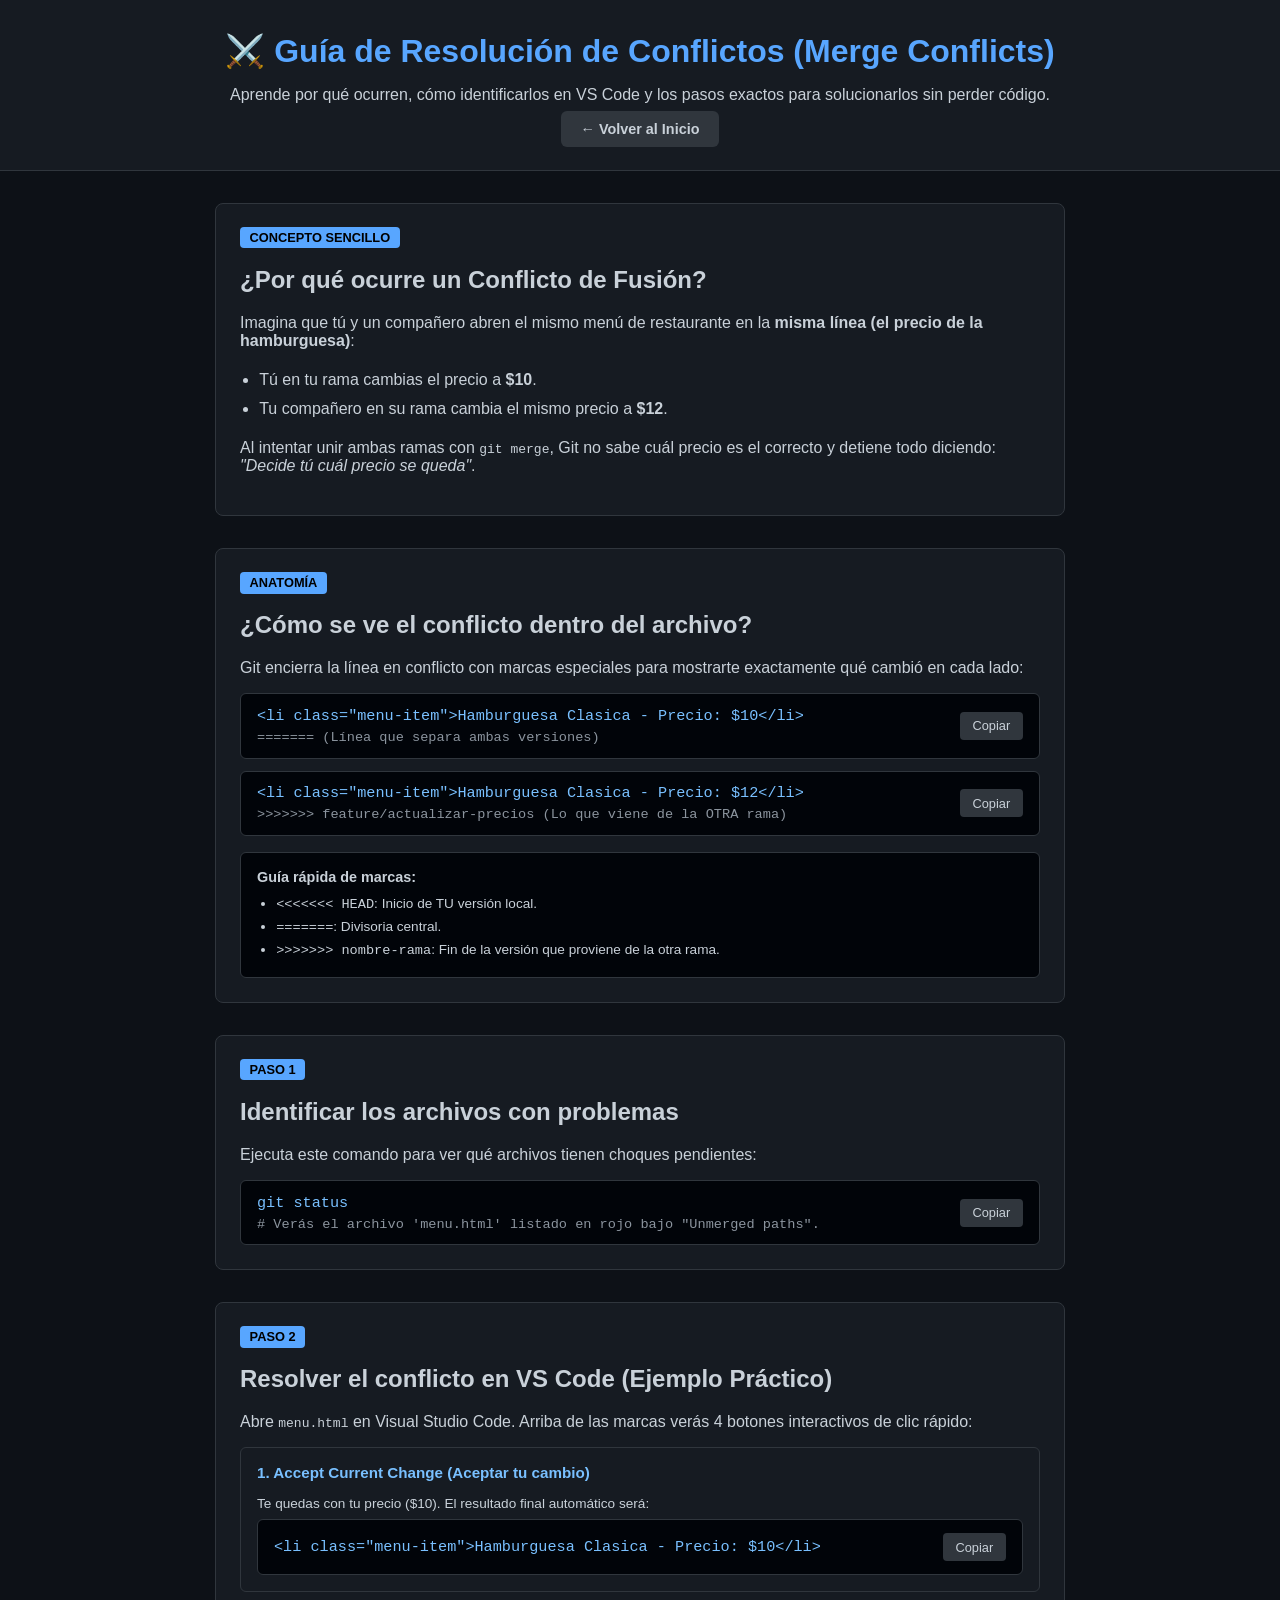
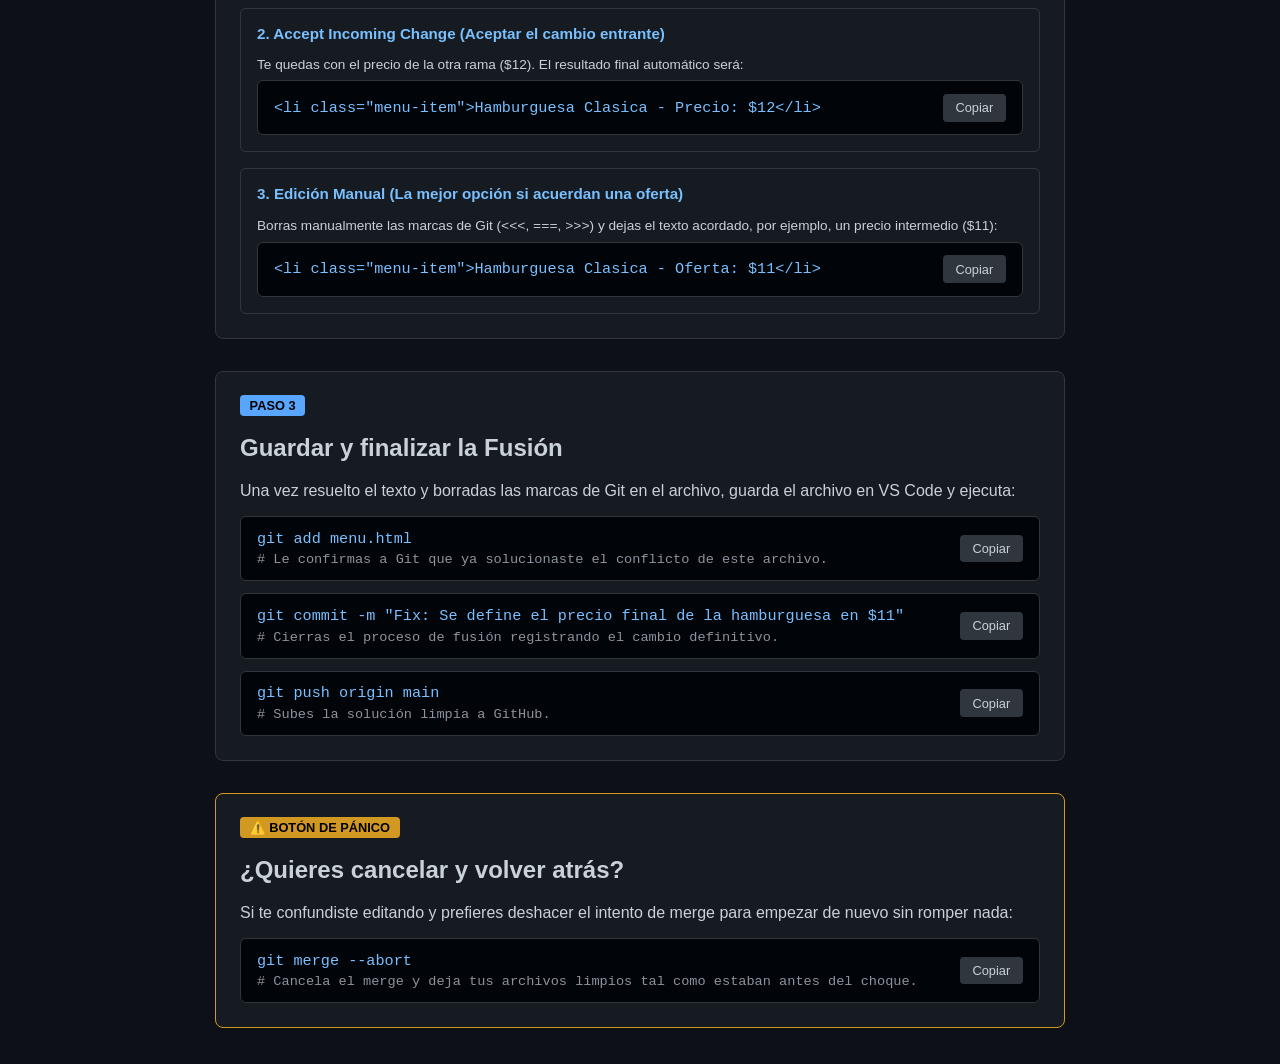
<file: conflictos-merge.html>
<!DOCTYPE html>
<html lang="es">

<head>
    <meta charset="UTF-8">
    <meta name="viewport" content="width=device-width, initial-scale=1.0">
    <title>Resolución de Conflictos en Git (Merge Conflicts)</title>
    <link rel="stylesheet" href="styles.css">
</head>

<body>

    <header>
        <h1>⚔️ Guía de Resolución de Conflictos (Merge Conflicts)</h1>
        <p>Aprende por qué ocurren, cómo identificarlos en VS Code y los pasos exactos para solucionarlos sin perder
            código.</p>
        <a href="index.html" class="btn btn-secondary">← Volver al Inicio</a>
    </header>

    <div class="container-single">

        <!-- CONCEPTO -->
        <section class="step-card">
            <span class="step-number">Concepto Sencillo</span>
            <h2>¿Por qué ocurre un Conflicto de Fusión?</h2>
            <p>Imagina que tú y un compañero abren el mismo menú de restaurante en la <strong>misma línea (el precio de
                    la hamburguesa)</strong>:</p>
            <ul style="padding-left: 1.2rem; line-height: 1.8;">
                <li>Tú en tu rama cambias el precio a <strong>$10</strong>.</li>
                <li>Tu compañero en su rama cambia el mismo precio a <strong>$12</strong>.</li>
            </ul>
            <p>Al intentar unir ambas ramas con <code>git merge</code>, Git no sabe cuál precio es el correcto y detiene
                todo diciendo: <em>"Decide tú cuál precio se queda"</em>.</p>
        </section>

        <!-- ANATOMÍA CON EJEMPLO COMPLETO -->
        <section class="step-card">
            <span class="step-number">Anatomía</span>
            <h2>¿Cómo se ve el conflicto dentro del archivo?</h2>
            <p>Git encierra la línea en conflicto con marcas especiales para mostrarte exactamente qué cambió en cada
                lado:</p>

            <div class="code-block">
                <span class="comment">&lt;&lt;&lt;&lt;&lt;&lt;&lt; HEAD (Lo que tienes en TU rama actual 'main')</span>
                <code>&lt;li class="menu-item"&gt;Hamburguesa Clasica - Precio: $10&lt;/li&gt;</code>
                <span class="comment">======= (Línea que separa ambas versiones)</span>
                <code>&lt;li class="menu-item"&gt;Hamburguesa Clasica - Precio: $12&lt;/li&gt;</code>
                <span class="comment">&gt;&gt;&gt;&gt;&gt;&gt;&gt; feature/actualizar-precios (Lo que viene de la OTRA
                    rama)</span>
            </div>

            <div
                style="background-color: var(--code-bg); border: 1px solid var(--border-color); border-radius: 6px; padding: 1rem; margin-top: 1rem;">
                <p style="margin: 0; font-size: 0.9rem;"><strong>Guía rápida de marcas:</strong></p>
                <ul style="margin: 0.5rem 0 0 0; padding-left: 1.2rem; font-size: 0.85rem; line-height: 1.6;">
                    <li><code>&lt;&lt;&lt;&lt;&lt;&lt;&lt; HEAD</code>: Inicio de TU versión local.</li>
                    <li><code>=======</code>: Divisoria central.</li>
                    <li><code>&gt;&gt;&gt;&gt;&gt;&gt;&gt; nombre-rama</code>: Fin de la versión que proviene de la otra
                        rama.</li>
                </ul>
            </div>
        </section>

        <!-- PASO 1 -->
        <section class="step-card">
            <span class="step-number">Paso 1</span>
            <h2>Identificar los archivos con problemas</h2>
            <p>Ejecuta este comando para ver qué archivos tienen choques pendientes:</p>
            <div class="code-block">
                <code>git status</code>
                <span class="comment"># Verás el archivo 'menu.html' listado en rojo bajo "Unmerged paths".</span>
            </div>
        </section>

        <!-- PASO 2 CON EJEMPLO PRÁCTICO -->
        <section class="step-card">
            <span class="step-number">Paso 2</span>
            <h2>Resolver el conflicto en VS Code (Ejemplo Práctico)</h2>
            <p>Abre <code>menu.html</code> en Visual Studio Code. Arriba de las marcas verás 4 botones interactivos de
                clic rápido:</p>

            <div style="display: flex; flex-direction: column; gap: 1rem; margin-top: 1rem;">

                <div class="card" style="margin-bottom: 0;">
                    <h3 style="color: #79c0ff; font-size: 0.95rem; margin-top: 0;">1. Accept Current Change (Aceptar tu
                        cambio)</h3>
                    <p style="font-size: 0.85rem; margin-bottom: 0.5rem;">Te quedas con tu precio ($10). El resultado
                        final automático será:</p>
                    <div class="code-block">
                        <code>&lt;li class="menu-item"&gt;Hamburguesa Clasica - Precio: $10&lt;/li&gt;</code>
                    </div>
                </div>

                <div class="card" style="margin-bottom: 0;">
                    <h3 style="color: #79c0ff; font-size: 0.95rem; margin-top: 0;">2. Accept Incoming Change (Aceptar el
                        cambio entrante)</h3>
                    <p style="font-size: 0.85rem; margin-bottom: 0.5rem;">Te quedas con el precio de la otra rama ($12).
                        El resultado final automático será:</p>
                    <div class="code-block">
                        <code>&lt;li class="menu-item"&gt;Hamburguesa Clasica - Precio: $12&lt;/li&gt;</code>
                    </div>
                </div>

                <div class="card" style="margin-bottom: 0;">
                    <h3 style="color: #79c0ff; font-size: 0.95rem; margin-top: 0;">3. Edición Manual (La mejor opción si
                        acuerdan una oferta)</h3>
                    <p style="font-size: 0.85rem; margin-bottom: 0.5rem;">Borras manualmente las marcas de Git
                        (<code>&lt;&lt;&lt;</code>, <code>===</code>, <code>&gt;&gt;&gt;</code>) y dejas el texto
                        acordado, por ejemplo, un precio intermedio ($11):</p>
                    <div class="code-block">
                        <code>&lt;li class="menu-item"&gt;Hamburguesa Clasica - Oferta: $11&lt;/li&gt;</code>
                    </div>
                </div>

            </div>
        </section>

        <!-- PASO 3 -->
        <section class="step-card">
            <span class="step-number">Paso 3</span>
            <h2>Guardar y finalizar la Fusión</h2>
            <p>Una vez resuelto el texto y borradas las marcas de Git en el archivo, guarda el archivo en VS Code y
                ejecuta:</p>
            <div class="code-block">
                <code>git add menu.html</code>
                <span class="comment"># Le confirmas a Git que ya solucionaste el conflicto de este archivo.</span>
                <code>git commit -m "Fix: Se define el precio final de la hamburguesa en $11"</code>
                <span class="comment"># Cierras el proceso de fusión registrando el cambio definitivo.</span>
                <code>git push origin main</code>
                <span class="comment"># Subes la solución limpia a GitHub.</span>
            </div>
        </section>

        <!-- BOTÓN DE EMERGENCIA -->
        <section class="step-card" style="border-color: #d29922;">
            <span class="step-number" style="background-color: #d29922; color: #000;">⚠️ Botón de Pánico</span>
            <h2>¿Quieres cancelar y volver atrás?</h2>
            <p>Si te confundiste editando y prefieres deshacer el intento de merge para empezar de nuevo sin romper
                nada:</p>
            <div class="code-block">
                <code>git merge --abort</code>
                <span class="comment"># Cancela el merge y deja tus archivos limpios tal como estaban antes del
                    choque.</span>
            </div>
        </section>

    </div>
    <script src="script.js"></script>
</body>

</html>
</file>
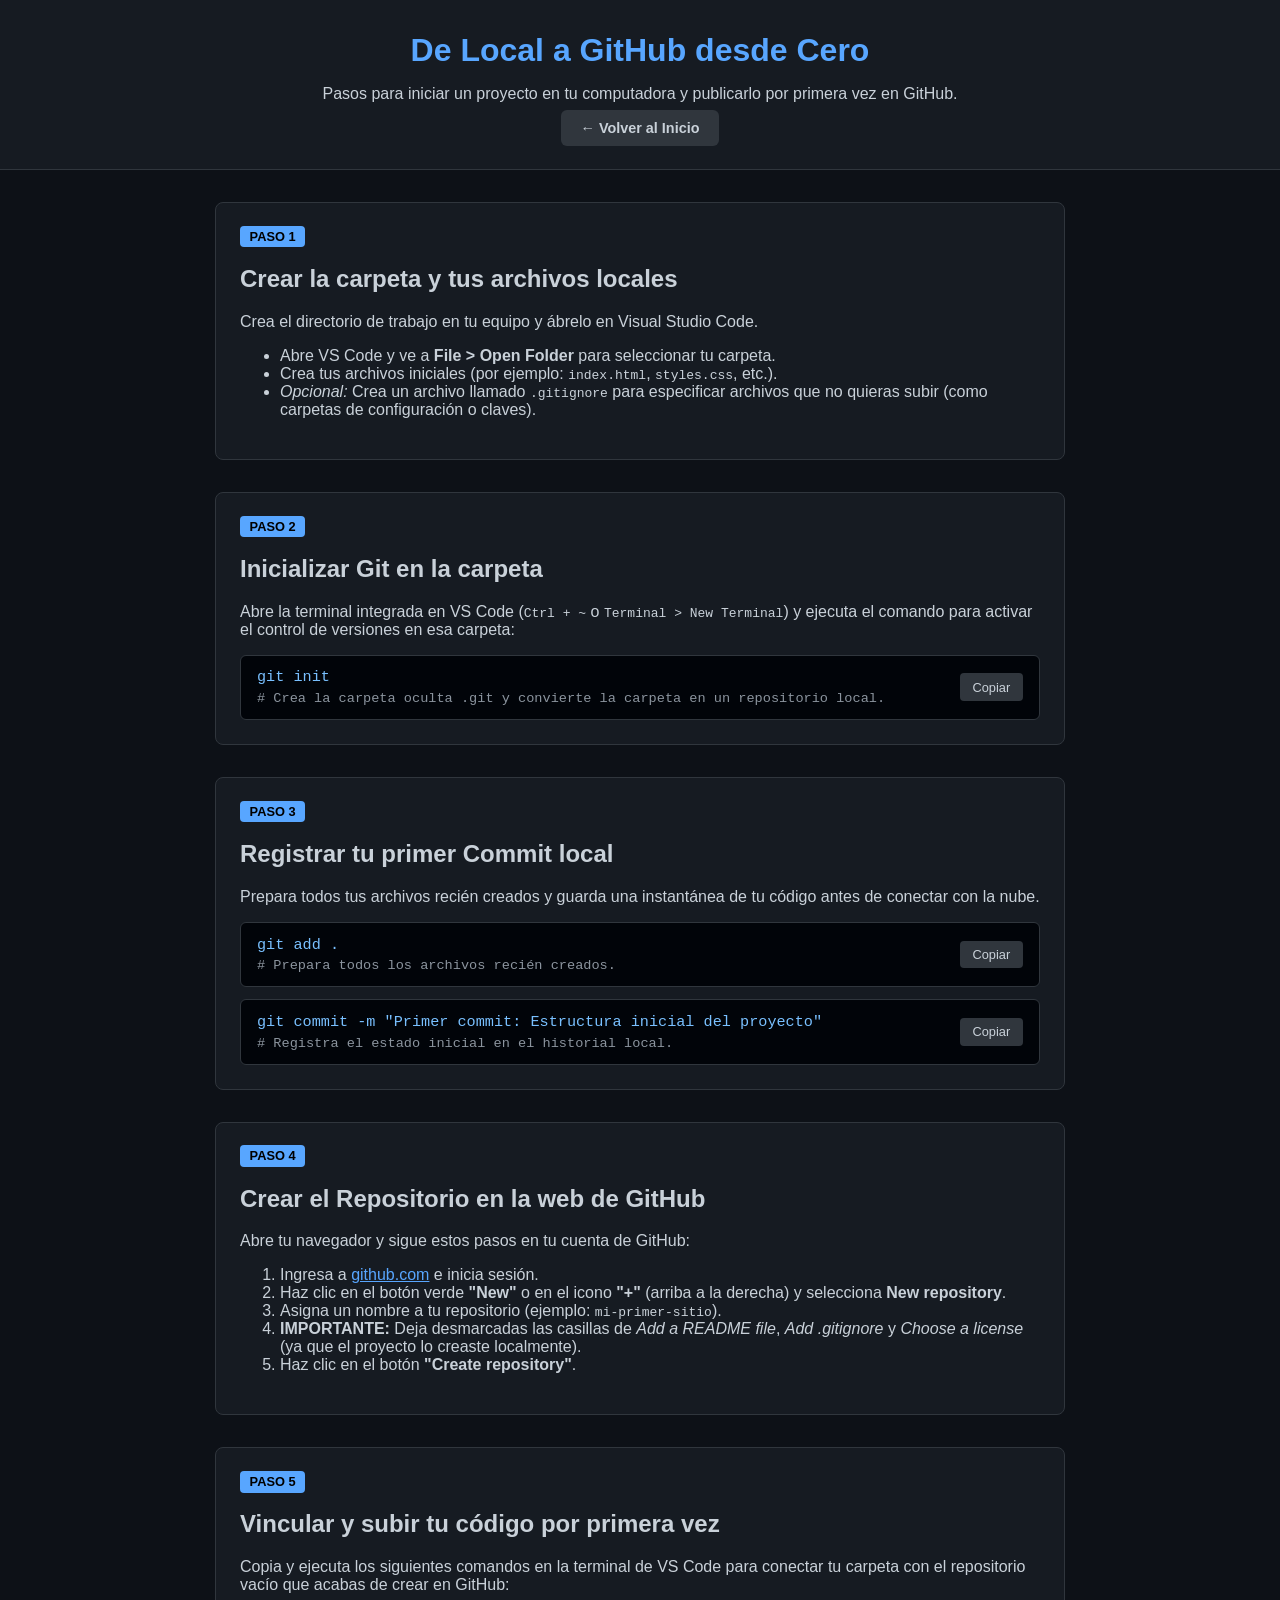
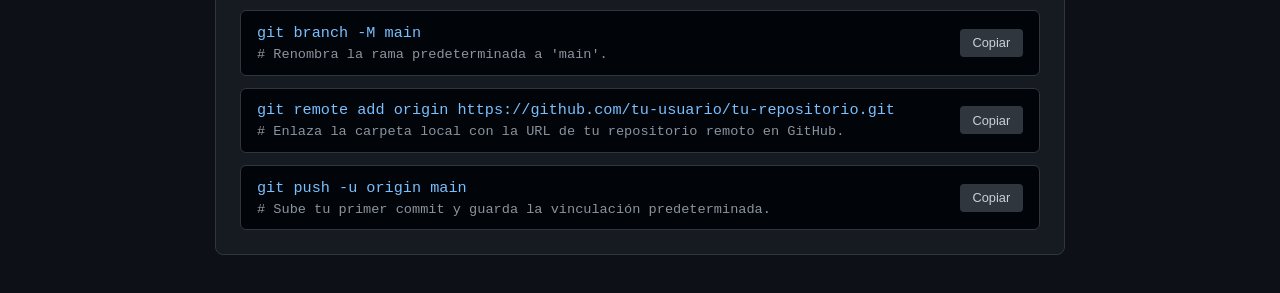
<file: crear-y-subir.html>
<!DOCTYPE html>
<html lang="es">

<head>
    <meta charset="UTF-8">
    <meta name="viewport" content="width=device-width, initial-scale=1.0">
    <title>Crear Proyecto Local y Subir a GitHub</title>
    <link rel="stylesheet" href="styles.css">
</head>

<body>

    <header>
        <h1>De Local a GitHub desde Cero</h1>
        <p>Pasos para iniciar un proyecto en tu computadora y publicarlo por primera vez en GitHub.</p>
        <a href="index.html" class="btn btn-secondary">← Volver al Inicio</a>
    </header>

    <div class="container-single">

        <section class="step-card">
            <span class="step-number">Paso 1</span>
            <h2>Crear la carpeta y tus archivos locales</h2>
            <p>Crea el directorio de trabajo en tu equipo y ábrelo en Visual Studio Code.</p>
            <ul>
                <li>Abre VS Code y ve a <strong>File > Open Folder</strong> para seleccionar tu carpeta.</li>
                <li>Crea tus archivos iniciales (por ejemplo: <code>index.html</code>, <code>styles.css</code>, etc.).
                </li>
                <li><em>Opcional:</em> Crea un archivo llamado <code>.gitignore</code> para especificar archivos que no
                    quieras subir (como carpetas de configuración o claves).</li>
            </ul>
        </section>

        <section class="step-card">
            <span class="step-number">Paso 2</span>
            <h2>Inicializar Git en la carpeta</h2>
            <p>Abre la terminal integrada en VS Code (<code>Ctrl + ~</code> o <code>Terminal > New Terminal</code>) y
                ejecuta el comando para activar el control de versiones en esa carpeta:</p>
            <div class="code-block">
                <code>git init</code>
                <span class="comment"># Crea la carpeta oculta .git y convierte la carpeta en un repositorio
                    local.</span>
            </div>
        </section>

        <section class="step-card">
            <span class="step-number">Paso 3</span>
            <h2>Registrar tu primer Commit local</h2>
            <p>Prepara todos tus archivos recién creados y guarda una instantánea de tu código antes de conectar con la
                nube.</p>
            <div class="code-block">
                <code>git add .</code>
                <span class="comment"># Prepara todos los archivos recién creados.</span>
                <code>git commit -m "Primer commit: Estructura inicial del proyecto"</code>
                <span class="comment"># Registra el estado inicial en el historial local.</span>
            </div>
        </section>

        <section class="step-card">
            <span class="step-number">Paso 4</span>
            <h2>Crear el Repositorio en la web de GitHub</h2>
            <p>Abre tu navegador y sigue estos pasos en tu cuenta de GitHub:</p>
            <ol>
                <li>Ingresa a <a href="https://github.com" target="_blank"
                        style="color: var(--accent-color);">github.com</a> e inicia sesión.</li>
                <li>Haz clic en el botón verde <strong>"New"</strong> o en el icono <strong>"+"</strong> (arriba a la
                    derecha) y selecciona <strong>New repository</strong>.</li>
                <li>Asigna un nombre a tu repositorio (ejemplo: <code>mi-primer-sitio</code>).</li>
                <li><strong>IMPORTANTE:</strong> Deja desmarcadas las casillas de <em>Add a README file</em>, <em>Add
                        .gitignore</em> y <em>Choose a license</em> (ya que el proyecto lo creaste localmente).</li>
                <li>Haz clic en el botón <strong>"Create repository"</strong>.</li>
            </ol>
        </section>

        <section class="step-card">
            <span class="step-number">Paso 5</span>
            <h2>Vincular y subir tu código por primera vez</h2>
            <p>Copia y ejecuta los siguientes comandos en la terminal de VS Code para conectar tu carpeta con el
                repositorio vacío que acabas de crear en GitHub:</p>
            <div class="code-block">
                <code>git branch -M main</code>
                <span class="comment"># Renombra la rama predeterminada a 'main'.</span>
                <code>git remote add origin https://github.com/tu-usuario/tu-repositorio.git</code>
                <span class="comment"># Enlaza la carpeta local con la URL de tu repositorio remoto en GitHub.</span>
                <code>git push -u origin main</code>
                <span class="comment"># Sube tu primer commit y guarda la vinculación predeterminada.</span>
            </div>
        </section>

    </div>
    <script src="script.js"></script>
</body>

</html>
</file>
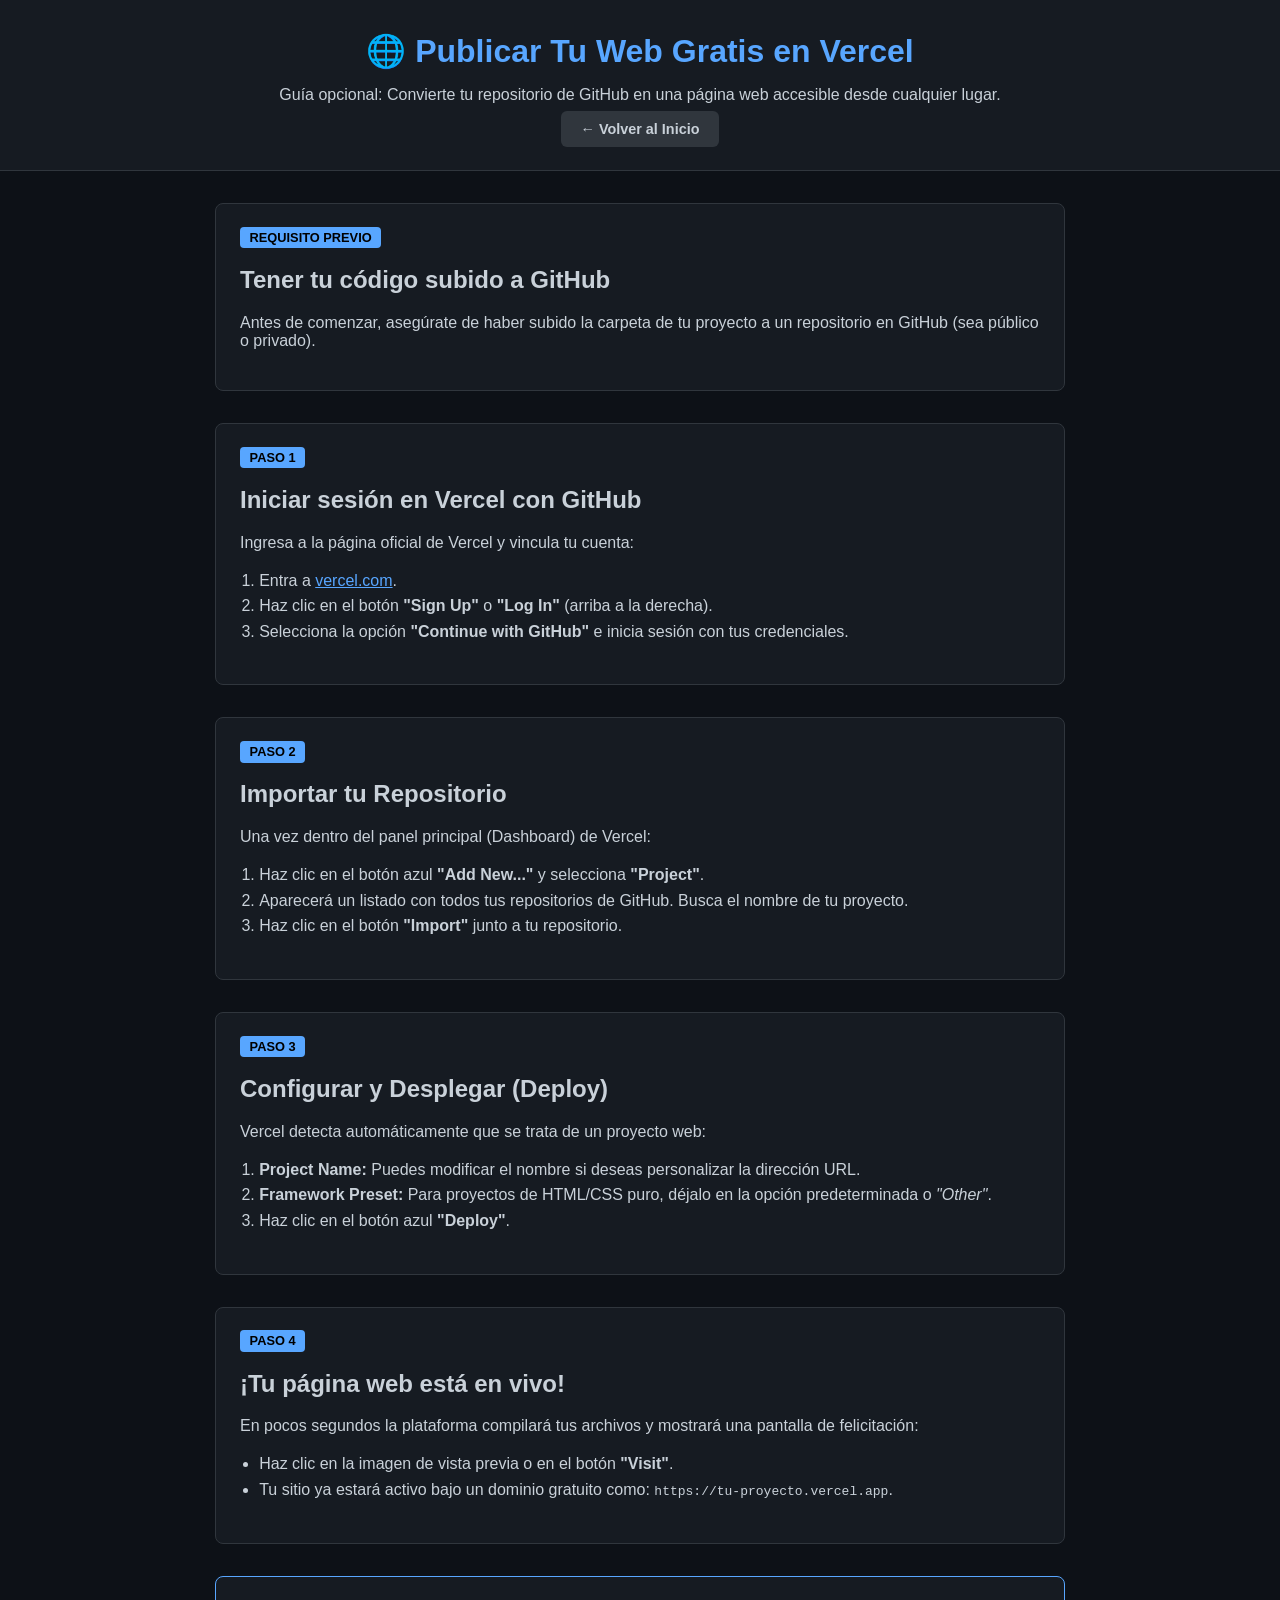
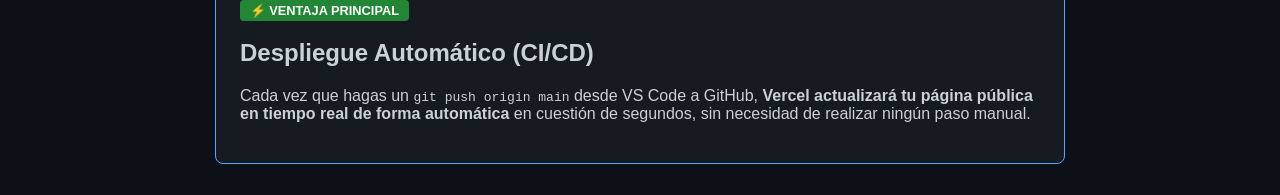
<file: despliegue-vercel.html>
<!DOCTYPE html>
<html lang="es">

<head>
    <meta charset="UTF-8">
    <meta name="viewport" content="width=device-width, initial-scale=1.0">
    <title>Desplegar en Vercel - Guía Opcional</title>
    <link rel="stylesheet" href="styles.css">
</head>

<body>

    <header>
        <h1>🌐 Publicar Tu Web Gratis en Vercel</h1>
        <p>Guía opcional: Convierte tu repositorio de GitHub en una página web accesible desde cualquier lugar.</p>
        <a href="index.html" class="btn btn-secondary">← Volver al Inicio</a>
    </header>

    <div class="container-single">

        <section class="step-card">
            <span class="step-number">Requisito Previo</span>
            <h2>Tener tu código subido a GitHub</h2>
            <p>Antes de comenzar, asegúrate de haber subido la carpeta de tu proyecto a un repositorio en GitHub (sea
                público o privado).</p>
        </section>

        <section class="step-card">
            <span class="step-number">Paso 1</span>
            <h2>Iniciar sesión en Vercel con GitHub</h2>
            <p>Ingresa a la página oficial de Vercel y vincula tu cuenta:</p>
            <ol style="padding-left: 1.2rem; line-height: 1.6;">
                <li>Entra a <a href="https://vercel.com" target="_blank"
                        style="color: var(--accent-color);">vercel.com</a>.</li>
                <li>Haz clic en el botón <strong>"Sign Up"</strong> o <strong>"Log In"</strong> (arriba a la derecha).
                </li>
                <li>Selecciona la opción <strong>"Continue with GitHub"</strong> e inicia sesión con tus credenciales.
                </li>
            </ol>
        </section>

        <section class="step-card">
            <span class="step-number">Paso 2</span>
            <h2>Importar tu Repositorio</h2>
            <p>Una vez dentro del panel principal (Dashboard) de Vercel:</p>
            <ol style="padding-left: 1.2rem; line-height: 1.6;">
                <li>Haz clic en el botón azul <strong>"Add New..."</strong> y selecciona <strong>"Project"</strong>.
                </li>
                <li>Aparecerá un listado con todos tus repositorios de GitHub. Busca el nombre de tu proyecto.</li>
                <li>Haz clic en el botón <strong>"Import"</strong> junto a tu repositorio.</li>
            </ol>
        </section>

        <section class="step-card">
            <span class="step-number">Paso 3</span>
            <h2>Configurar y Desplegar (Deploy)</h2>
            <p>Vercel detecta automáticamente que se trata de un proyecto web:</p>
            <ol style="padding-left: 1.2rem; line-height: 1.6;">
                <li><strong>Project Name:</strong> Puedes modificar el nombre si deseas personalizar la dirección URL.
                </li>
                <li><strong>Framework Preset:</strong> Para proyectos de HTML/CSS puro, déjalo en la opción
                    predeterminada o <em>"Other"</em>.</li>
                <li>Haz clic en el botón azul <strong>"Deploy"</strong>.</li>
            </ol>
        </section>

        <section class="step-card">
            <span class="step-number">Paso 4</span>
            <h2>¡Tu página web está en vivo!</h2>
            <p>En pocos segundos la plataforma compilará tus archivos y mostrará una pantalla de felicitación:</p>
            <ul style="padding-left: 1.2rem; line-height: 1.6;">
                <li>Haz clic en la imagen de vista previa o en el botón <strong>"Visit"</strong>.</li>
                <li>Tu sitio ya estará activo bajo un dominio gratuito como:
                    <code>https://tu-proyecto.vercel.app</code>.</li>
            </ul>
        </section>

        <!-- TARJETA DESTACADA -->
        <section class="step-card" style="border-color: var(--accent-color);">
            <span class="step-number" style="background-color: #238636; color: #ffffff;">⚡ Ventaja Principal</span>
            <h2>Despliegue Automático (CI/CD)</h2>
            <p>Cada vez que hagas un <code>git push origin main</code> desde VS Code a GitHub, <strong>Vercel
                    actualizará tu página pública en tiempo real de forma automática</strong> en cuestión de segundos,
                sin necesidad de realizar ningún paso manual.</p>
        </section>

    </div>
    <script src="script.js"></script>
</body>

</html>
</file>
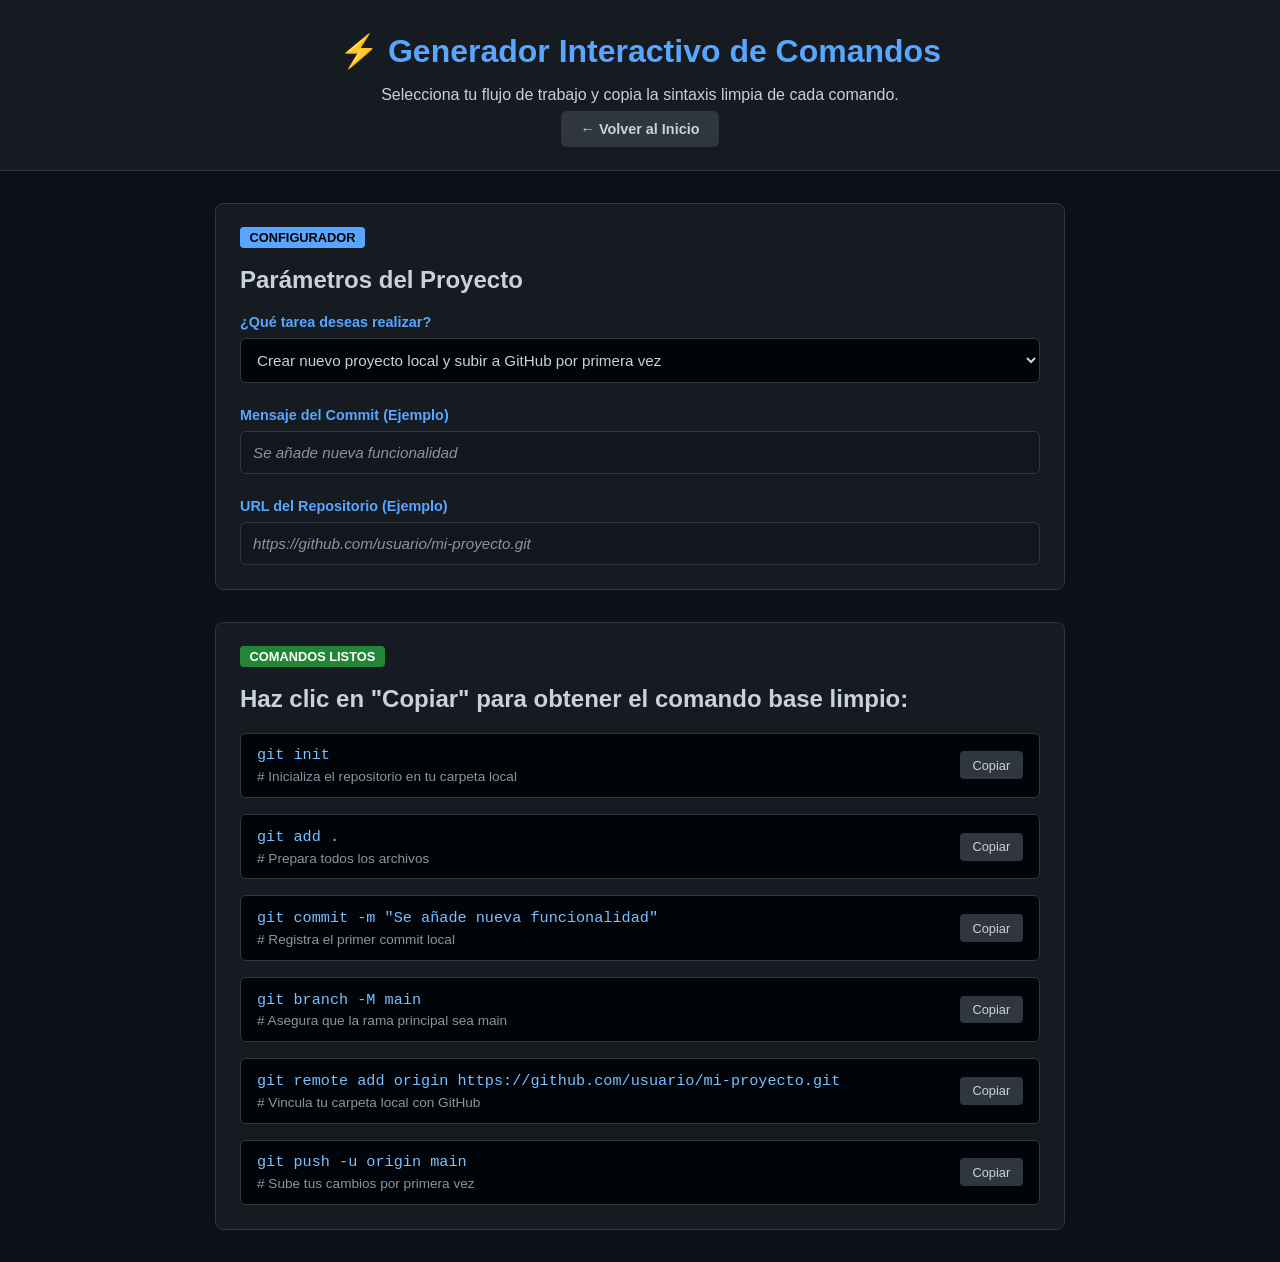
<file: generador.html>
<!DOCTYPE html>
<html lang="es">
<head>
    <meta charset="UTF-8">
    <meta name="viewport" content="width=device-width, initial-scale=1.0">
    <title>Generador Interactivo de Comandos Git</title>
    <link rel="stylesheet" href="styles.css">
    <style>
        .generator-grid {
            display: grid;
            grid-template-columns: 1fr;
            gap: 1.5rem;
            margin-top: 1rem;
        }

        .form-group {
            display: flex;
            flex-direction: column;
            gap: 0.5rem;
        }

        .form-group label {
            font-weight: 600;
            color: var(--accent-color);
            font-size: 0.9rem;
        }

        .form-control {
            background-color: var(--code-bg);
            border: 1px solid var(--border-color);
            border-radius: 6px;
            padding: 0.75rem;
            color: var(--text-color);
            font-size: 0.95rem;
            outline: none;
            transition: border-color 0.2s ease;
        }

        /* Estilo para campos de ejemplo como texto normal sin cursor de prohibido */
        .form-control[readonly] {
            color: #8b949e;
            font-style: italic;
            cursor: text; /* Muestra el cursor normal de texto, sin la X */
            background-color: #12171f;
        }

        /* Lista de comandos */
        .command-list {
            display: flex;
            flex-direction: column;
            gap: 1rem;
            margin-top: 1rem;
        }

        .command-item {
            background-color: var(--code-bg);
            border: 1px solid var(--border-color);
            border-radius: 6px;
            padding: 0.8rem 1rem;
            display: flex;
            justify-content: space-between;
            align-items: center;
            gap: 1rem;
        }

        .command-details {
            display: flex;
            flex-direction: column;
            gap: 0.3rem;
        }

        .command-details code {
            color: #79c0ff;
            font-family: monospace;
            font-size: 0.95rem;
        }

        .command-details .comment {
            color: #8b949e;
            font-size: 0.85rem;
            user-select: none;
        }

        .single-copy-btn {
            background-color: var(--border-color);
            color: var(--text-color);
            border: none;
            border-radius: 4px;
            padding: 0.4rem 0.8rem;
            font-size: 0.8rem;
            cursor: pointer;
            white-space: nowrap;
            transition: background-color 0.2s ease;
        }

        .single-copy-btn:hover {
            background-color: #484f58;
        }

        .single-copy-btn.copied {
            background-color: #238636;
            color: #ffffff;
        }
    </style>
</head>
<body>

    <header>
        <h1>⚡ Generador Interactivo de Comandos</h1>
        <p>Selecciona tu flujo de trabajo y copia la sintaxis limpia de cada comando.</p>
        <a href="index.html" class="btn btn-secondary">← Volver al Inicio</a>
    </header>

    <div class="container-single">

        <section class="step-card">
            <span class="step-number">Configurador</span>
            <h2>Parámetros del Proyecto</h2>
            
            <div class="generator-grid">
                
                <!-- Selector de Flujo -->
                <div class="form-group">
                    <label for="flowSelect">¿Qué tarea deseas realizar?</label>
                    <select id="flowSelect" class="form-control" onchange="updateGenerator()">
                        <option value="init">Crear nuevo proyecto local y subir a GitHub por primera vez</option>
                        <option value="branch">Crear nueva rama, avanzar y subir con Pull Request</option>
                        <option value="clone">Clonar repositorio existente y ponerme a trabajar</option>
                        <option value="quick-commit">Guardar cambios rápidos (Add + Commit + Push en main)</option>
                    </select>
                </div>

                <!-- Mensaje de Commit (Texto Normal) -->
                <div class="form-group" id="groupCommit">
                    <label>Mensaje del Commit (Ejemplo)</label>
                    <input type="text" id="commitMsg" class="form-control" value="Se añade nueva funcionalidad" readonly>
                </div>

                <!-- Nombre de la Rama (Texto Normal) -->
                <div class="form-group" id="groupBranch" style="display: none;">
                    <label>Nombre de la Rama (Ejemplo)</label>
                    <input type="text" id="branchName" class="form-control" value="feature/nueva-vista" readonly>
                </div>

                <!-- URL del Repositorio (Texto Normal) -->
                <div class="form-group" id="groupRepo">
                    <label>URL del Repositorio (Ejemplo)</label>
                    <input type="text" id="repoUrl" class="form-control" value="https://github.com/usuario/mi-proyecto.git" readonly>
                </div>

            </div>
        </section>

        <!-- RESULTADOS INDIVIDUALES -->
        <section class="step-card">
            <span class="step-number" style="background-color: #238636; color: #fff;">Comandos Listos</span>
            <h2>Haz clic en "Copiar" para obtener el comando base limpio:</h2>

            <div class="command-list" id="commandOutput">
                <!-- Se generan dinámicamente con JavaScript -->
            </div>
        </section>

    </div>

    <script>
        function updateGenerator() {
            const flow = document.getElementById('flowSelect').value;
            
            const commitMsg = document.getElementById('commitMsg').value;
            const branchName = document.getElementById('branchName').value;
            const repoUrl = document.getElementById('repoUrl').value;

            const groupBranch = document.getElementById('groupBranch');
            const groupRepo = document.getElementById('groupRepo');
            const groupCommit = document.getElementById('groupCommit');
            const output = document.getElementById('commandOutput');

            let commandList = [];

            if (flow === 'init') {
                groupBranch.style.display = 'none';
                groupRepo.style.display = 'flex';
                groupCommit.style.display = 'flex';

                commandList = [
                    { cmd: 'git init', copyCmd: 'git init', desc: '# Inicializa el repositorio en tu carpeta local' },
                    { cmd: 'git add .', copyCmd: 'git add .', desc: '# Prepara todos los archivos' },
                    { cmd: `git commit -m "${commitMsg}"`, copyCmd: 'git commit -m ""', desc: '# Registra el primer commit local' },
                    { cmd: 'git branch -M main', copyCmd: 'git branch -M main', desc: '# Asegura que la rama principal sea main' },
                    { cmd: `git remote add origin ${repoUrl}`, copyCmd: 'git remote add origin', desc: '# Vincula tu carpeta local con GitHub' },
                    { cmd: 'git push -u origin main', copyCmd: 'git push -u origin main', desc: '# Sube tus cambios por primera vez' }
                ];
            } 
            else if (flow === 'branch') {
                groupBranch.style.display = 'flex';
                groupRepo.style.display = 'none';
                groupCommit.style.display = 'flex';

                commandList = [
                    { cmd: `git switch -c ${branchName}`, copyCmd: 'git switch -c', desc: `# Crea una nueva rama y se cambia a ella` },
                    { cmd: 'git add .', copyCmd: 'git add .', desc: '# Prepara los cambios realizados' },
                    { cmd: `git commit -m "${commitMsg}"`, copyCmd: 'git commit -m ""', desc: '# Guarda la instantánea en la rama' },
                    { cmd: `git push -u origin ${branchName}`, copyCmd: 'git push -u origin', desc: '# Sube la rama a GitHub para abrir el Pull Request' }
                ];
            } 
            else if (flow === 'clone') {
                groupBranch.style.display = 'none';
                groupRepo.style.display = 'flex';
                groupCommit.style.display = 'none';

                const repoParts = repoUrl.split('/');
                let folderName = repoParts[repoParts.length - 1] || 'mi-proyecto';
                folderName = folderName.replace('.git', '');

                commandList = [
                    { cmd: `git clone ${repoUrl}`, copyCmd: 'git clone', desc: '# Clona el proyecto en tu máquina' },
                    { cmd: `cd ${folderName}`, copyCmd: 'cd', desc: '# Entra a la carpeta descargada' },
                    { cmd: 'code .', copyCmd: 'code .', desc: '# Abre la carpeta directamente en VS Code' }
                ];
            } 
            else if (flow === 'quick-commit') {
                groupBranch.style.display = 'none';
                groupRepo.style.display = 'none';
                groupCommit.style.display = 'flex';

                commandList = [
                    { cmd: 'git status', copyCmd: 'git status', desc: '# Revisa los archivos modificados' },
                    { cmd: 'git add .', copyCmd: 'git add .', desc: '# Prepara todos los cambios' },
                    { cmd: `git commit -m "${commitMsg}"`, copyCmd: 'git commit -m ""', desc: '# Registra los avances localmente' },
                    { cmd: 'git push origin main', copyCmd: 'git push origin main', desc: '# Envia la actualización a la rama main de GitHub' }
                ];
            }

            // Renderizar la lista con el atributo data-copy con la sintaxis limpia
            output.innerHTML = commandList.map((item, index) => `
                <div class="command-item">
                    <div class="command-details">
                        <code>${escapeHtml(item.cmd)}</code>
                        <span class="comment">${escapeHtml(item.desc)}</span>
                    </div>
                    <button class="single-copy-btn" data-copy="${escapeHtml(item.copyCmd)}" onclick="copyCleanCommand(this)">Copiar</button>
                </div>
            `).join('');
        }

        function escapeHtml(text) {
            return text.replace(/&/g, "&amp;").replace(/</g, "&lt;").replace(/>/g, "&gt;").replace(/"/g, "&quot;");
        }

        function copyCleanCommand(btnEl) {
            const cleanText = btnEl.getAttribute('data-copy');
            
            navigator.clipboard.writeText(cleanText).then(() => {
                btnEl.innerText = '¡Copiado!';
                btnEl.classList.add('copied');
                
                setTimeout(() => {
                    btnEl.innerText = 'Copiar';
                    btnEl.classList.remove('copied');
                }, 1800);
            });
        }

        document.addEventListener('DOMContentLoaded', updateGenerator);
    </script>

</body>
</html>
</file>
<file: styles.css>
:root {
    --bg-color: #0d1117;
    --panel-bg: #161b22;
    --border-color: #30363d;
    --text-color: #c9d1d9;
    --accent-color: #58a6ff;
    --code-bg: #010409;
}

body {
    font-family: -apple-system, BlinkMacSystemFont, "Segoe UI", Roboto, sans-serif;
    background-color: var(--bg-color);
    color: var(--text-color);
    margin: 0;
    padding: 0;
}

header {
    background-color: var(--panel-bg);
    padding: 2rem;
    text-align: center;
    border-bottom: 1px solid var(--border-color);
}

header h1 {
    margin: 0;
    color: var(--accent-color);
}

.container {
    display: flex;
    max-width: 1100px;
    margin: 2rem auto;
    gap: 2rem;
    padding: 0 1rem;
}

.sidebar {
    width: 250px;
    position: sticky;
    top: 2rem;
    height: fit-content;
}

.sidebar ul {
    list-style: none;
    padding: 0;
}

.sidebar a {
    color: var(--text-color);
    text-decoration: none;
    display: block;
    padding: 0.5rem 0;
    border-left: 2px solid transparent;
    padding-left: 0.5rem;
}

.sidebar a:hover {
    color: var(--accent-color);
    border-left-color: var(--accent-color);
}

.content {
    flex: 1;
}

section {
    margin-bottom: 3rem;
}

.code-block {
    background-color: var(--code-bg);
    border: 1px solid var(--border-color);
    border-radius: 6px;
    padding: 1rem;
    font-family: monospace;
    display: flex;
    flex-direction: column;
    gap: 0.5rem;
}

.code-block code {
    color: #79c0ff;
}

.comment {
    color: #8b949e;
    font-size: 0.85rem;
}

.card {
    background-color: var(--panel-bg);
    border: 1px solid var(--border-color);
    border-radius: 6px;
    padding: 1rem;
    margin-bottom: 1rem;
}

table {
    width: 100%;
    border-collapse: collapse;
    background-color: var(--panel-bg);
    border-radius: 6px;
    overflow: hidden;
}

th, td {
    padding: 0.75rem 1rem;
    text-align: left;
    border-bottom: 1px solid var(--border-color);
}

th {
    background-color: #21262d;
    color: var(--accent-color);
}

/* Botones de navegación */
.header-nav {
    margin-top: 1.5rem;
    display: flex;
    justify-content: center;
    gap: 1rem;
    flex-wrap: wrap;
}

.btn {
    padding: 0.6rem 1.2rem;
    border-radius: 6px;
    text-decoration: none;
    font-weight: 600;
    font-size: 0.9rem;
    transition: background-color 0.2s ease;
}

.btn-primary {
    background-color: #238636;
    color: #ffffff;
}

.btn-primary:hover {
    background-color: #2ea043;
}

.btn-secondary {
    background-color: var(--border-color);
    color: var(--text-color);
}

.btn-secondary:hover {
    background-color: #484f58;
}

/* Layout de página completa */
.container-single {
    max-width: 850px;
    margin: 2rem auto;
    padding: 0 1rem;
}

/* Tarjetas paso a paso */
.step-card {
    background-color: var(--panel-bg);
    border: 1px solid var(--border-color);
    border-radius: 8px;
    padding: 1.5rem;
    margin-bottom: 2rem;
    position: relative;
}

.step-number {
    background-color: var(--accent-color);
    color: #000;
    font-weight: bold;
    padding: 0.2rem 0.6rem;
    border-radius: 4px;
    font-size: 0.8rem;
    text-transform: uppercase;
}

/* Estilos para el botón de copia automático en .code-block */
.code-block {
    position: relative; /* Necesario para posicionar el botón de forma absoluta */
    padding-right: 5rem !important; /* Deja espacio para que el botón no tape texto largo */
}

.auto-copy-btn {
    position: absolute;
    top: 0.6rem;
    right: 0.6rem;
    background-color: var(--border-color);
    color: var(--text-color);
    border: 1px solid rgba(255, 255, 255, 0.1);
    border-radius: 4px;
    padding: 0.3rem 0.65rem;
    font-size: 0.75rem;
    font-weight: 600;
    cursor: pointer;
    white-space: nowrap;
    transition: background-color 0.2s ease, border-color 0.2s ease, transform 0.1s ease;
    user-select: none;
}

.auto-copy-btn:hover {
    background-color: #484f58;
    border-color: var(--accent-color);
}

.auto-copy-btn:active {
    transform: scale(0.95);
}

.auto-copy-btn.copied {
    background-color: #238636;
    color: #ffffff;
    border-color: #2ea043;
}

/* Transformación de los bloques de código al estilo del generador */
.code-block {
    background-color: transparent !important;
    border: none !important;
    padding: 0 !important;
    display: flex;
    flex-direction: column;
    gap: 0.75rem;
}

.command-item {
    background-color: var(--code-bg);
    border: 1px solid var(--border-color);
    border-radius: 6px;
    padding: 0.8rem 1rem;
    display: flex;
    justify-content: space-between;
    align-items: center;
    gap: 1rem;
}

.command-details {
    display: flex;
    flex-direction: column;
    gap: 0.3rem;
}

.command-details code {
    color: #79c0ff;
    font-family: monospace;
    font-size: 0.95rem;
}

.command-details .comment {
    color: #8b949e;
    font-size: 0.85rem;
    user-select: none;
}

.single-copy-btn {
    background-color: var(--border-color);
    color: var(--text-color);
    border: none;
    border-radius: 4px;
    padding: 0.4rem 0.8rem;
    font-size: 0.8rem;
    cursor: pointer;
    white-space: nowrap;
    transition: background-color 0.2s ease;
}

.single-copy-btn:hover {
    background-color: #484f58;
}

.single-copy-btn.copied {
    background-color: #238636;
    color: #ffffff;
}
</file>
